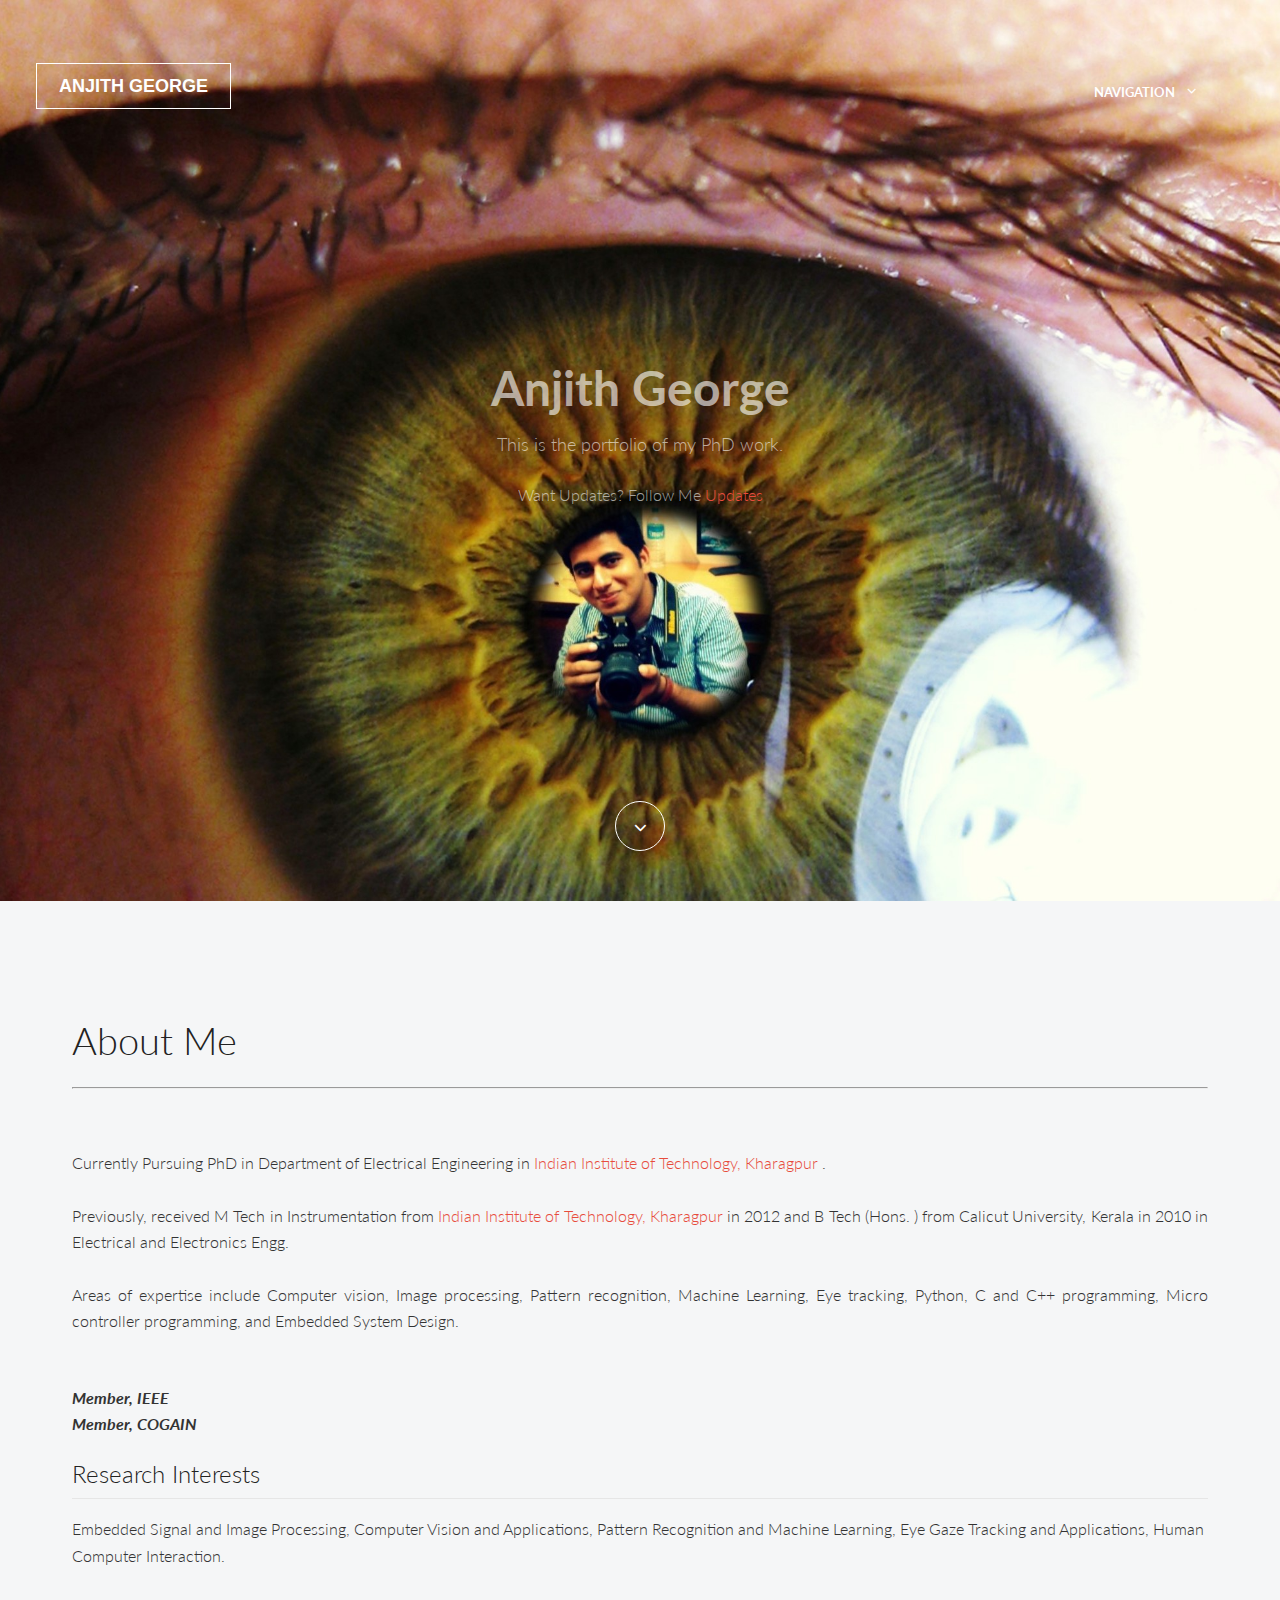
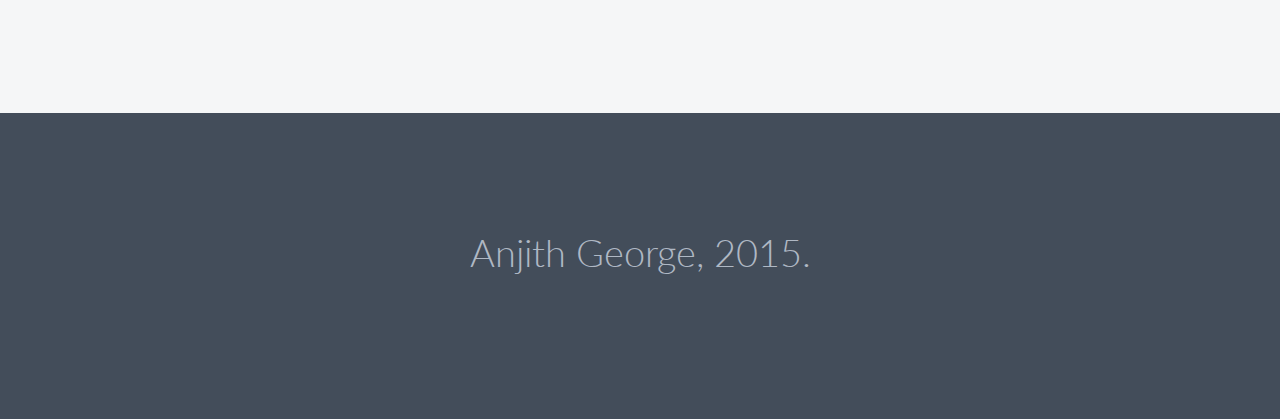
<file: index.html>
<!DOCTYPE html>
<html>
<head>
    <!--Meta setup - Required for apple device-->
    <meta charset="utf-8">
    <meta name="viewport" content="width=device-width, initial-scale=1.0, maximum-scale=1.0, user-scalable=no">

	<!--Favicon-->
	<link rel="icon" type="image/png" href="project/img/welcome/favicon.png" />

    <!--Title-->
    <title>Anjith George- Homepage</title>

	<!--Include fonts-->
	<link href='http://fonts.googleapis.com/css?family=Lato:300,400,700' rel='stylesheet' type='text/css'>

    <!--Include webplate-->
    <script id="webplate-stack" src="stack.js"></script>

</head>
<body style="display: none;" data-icon-font="icomoon" data-ui="stripe" data-project-css="welcome.css" data-project-js="min/welcome.min.js" data-formplate-colour="aqua" class="invert">

	<!-- Navigation -->
	<nav class="absolute"><div class="contain">

		<ul class="navigation">
			<li>
				<a href="#"><b>NAVIGATION</b><span class="icon-angle-down"></span></a>
				<ul>
					<li><a href="http://anjith2006.github.io/research.html">Research</a></li>
					<li><a href="http://anjith2006.github.io/resume.html">Resume</a></li>
          <li><a href="http://anjith2006.github.io/contact.html">Contact</a></li>
          <li><a href="http://anjith2006.github.io/demos.html">Demos</a></li>

				</ul>
			</li>
			<li>
				<ul>

				</ul>
			</li>

		</ul>

		<div class="logo-container"><a href="http://anjith2006.github.io/" class="logo-line"><b>ANJITH GEORGE</b></a></div>

	</div></nav>

	<!-- Header -->
	<header class="stripe full">

		<a href="#" class="navigation-trigger icon-menu"></a>

		<div class="contain">

			<div class="text-center-tight"><div class="inner">

				<h2><b>Anjith George</b></h2>
				<h6>This is the portfolio of my PhD work.</h6>

				<p>Want Updates? Follow Me <a href="http://anjith2006.github.io/" target="_blank">Updates</a></p>

			</div></div>

			<a href="#" class="scroll-down icon-angle-down"></a>

		</div>

		<div class="bg-image"></div>

	</header>

	<!-- Getting started -->
	<div class="stripe" id="getting-started"><div class="contain">

	<h3>About Me</h3>
  <hr>
  		<div class="row">
  			<div class="col-md-8">
  			<br><br>
  				<p align = "justify"> Currently Pursuing PhD in Department of Electrical Engineering in <a href = "http://www.iitkgp.ac.in">Indian Institute of Technology, Kharagpur</a> .
  				<br><br>
  				Previously, received M Tech  in  Instrumentation from  <a href = "http://www.iitkgp.ac.in">Indian Institute of Technology, Kharagpur</a>  in 2012 and B Tech (Hons. ) from Calicut University, Kerala in 2010 in Electrical and Electronics Engg.
  				<br><br>
  			 Areas of expertise include Computer vision, Image processing, Pattern recognition, Machine Learning, Eye tracking, Python, C and C++ programming, Micro controller programming, and Embedded System Design.
  	<br><br>
    <div class="puba"> <i><b>Member, IEEE</i></div>


      <div class="puba"> <i><b>Member, COGAIN</i></div>

        	</p>

  			</div>



          	<h4>Research Interests</h4>

        </div>

        <div class="panel-body">
          <div class="row">
              <div class="col-md-16">

                  <p>  Embedded Signal and Image Processing, Computer Vision and Applications, Pattern Recognition and Machine Learning,  Eye Gaze Tracking and Applications, Human Computer Interaction. </p>






              </div>
          </div>
        </div>
          </div>



















                  </div>	</div>	</div>	</div>
  	</div>	</div>





	<!-- Footer -->
	<div class="stripe dark" id="footer"><div class="contain">

		<h3>Anjith George, 2015.</h3>
    <p>
    <a href="http://github.com/anjith2006"><i class="fa fa-github fa-4x"></i></a>

    <a href="https://www.facebook.com/anjith.george"><i class="fa fa-facebook fa-4x"></i></a>

    <a href="https://scholar.google.co.in/citations?user=4CCrDp0AAAAJ"><i class="fa fa-google-plus fa-4x"></i></a>

    <a href="https://in.linkedin.com/pub/anjith-george/29/25/874"><i class="fa fa-linkedin fa-4x"></i></a></p>

	</div></div>

</body>
</html>
</file>
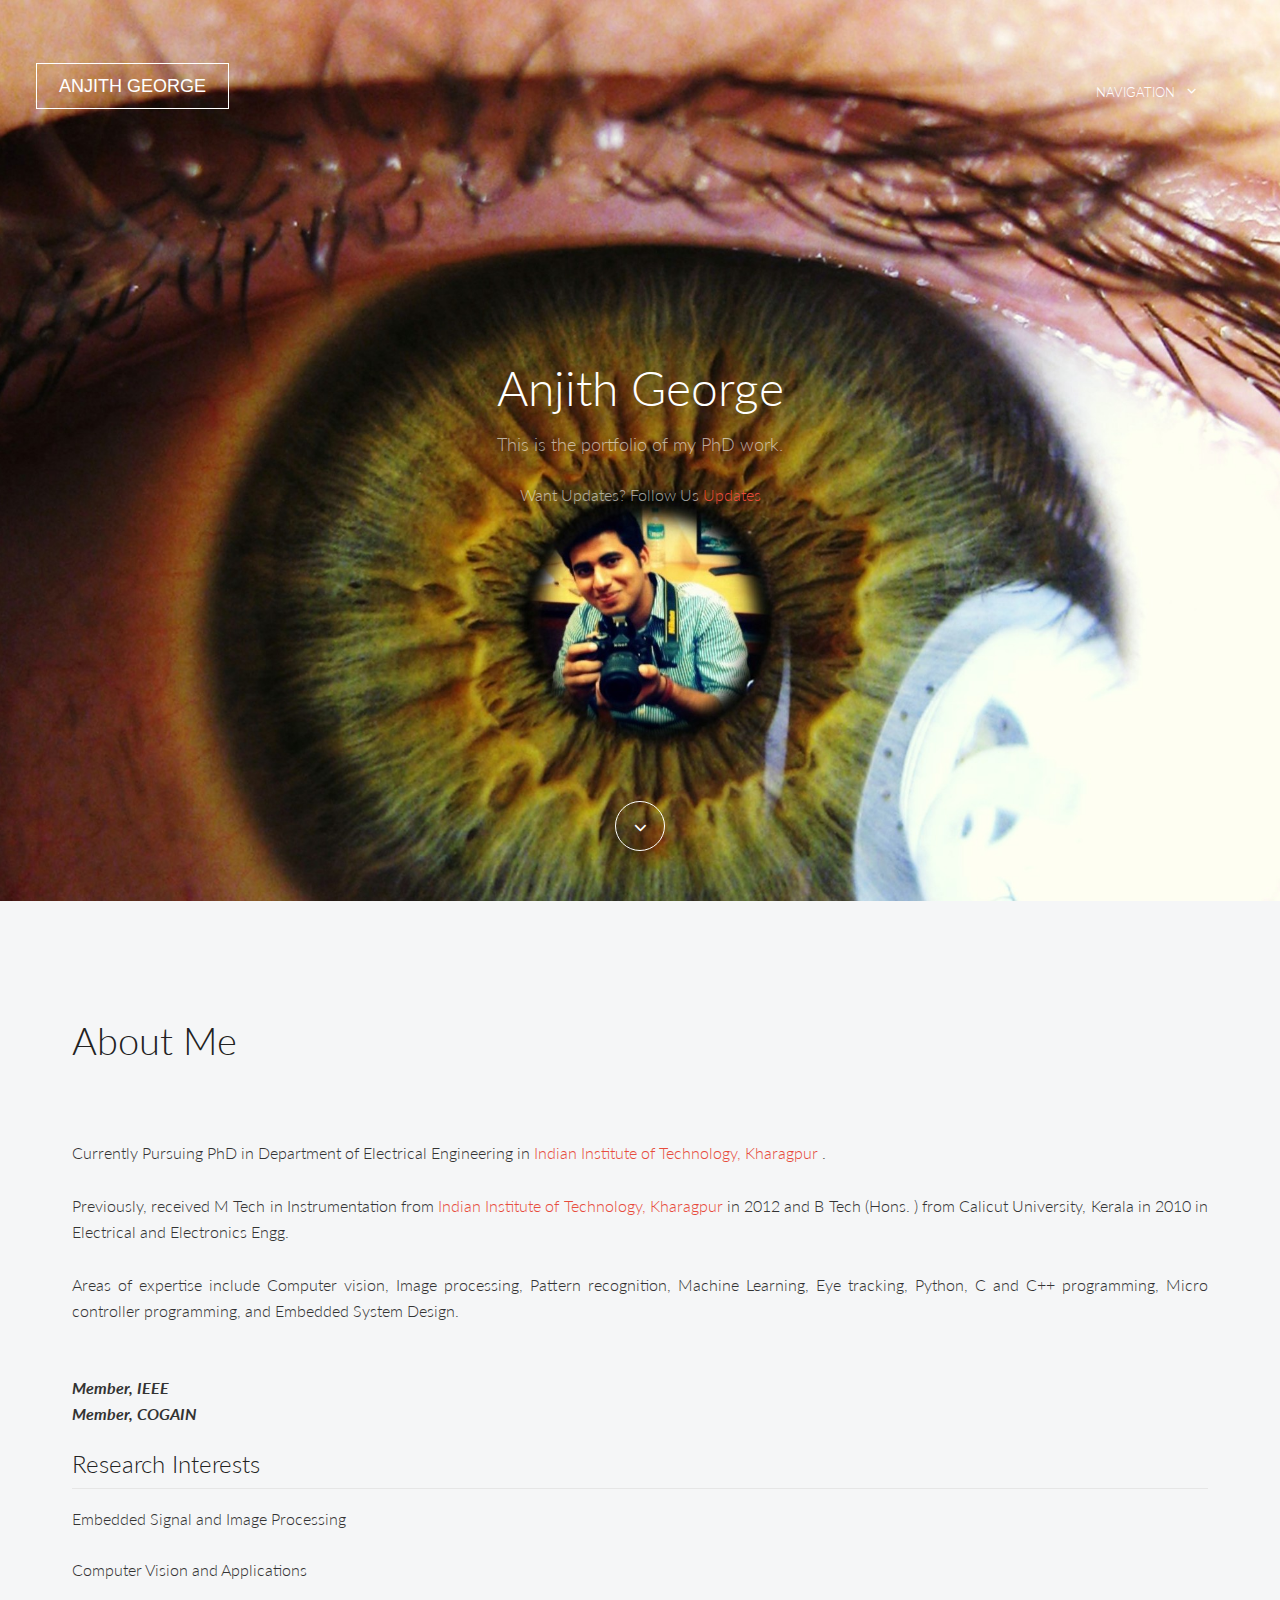
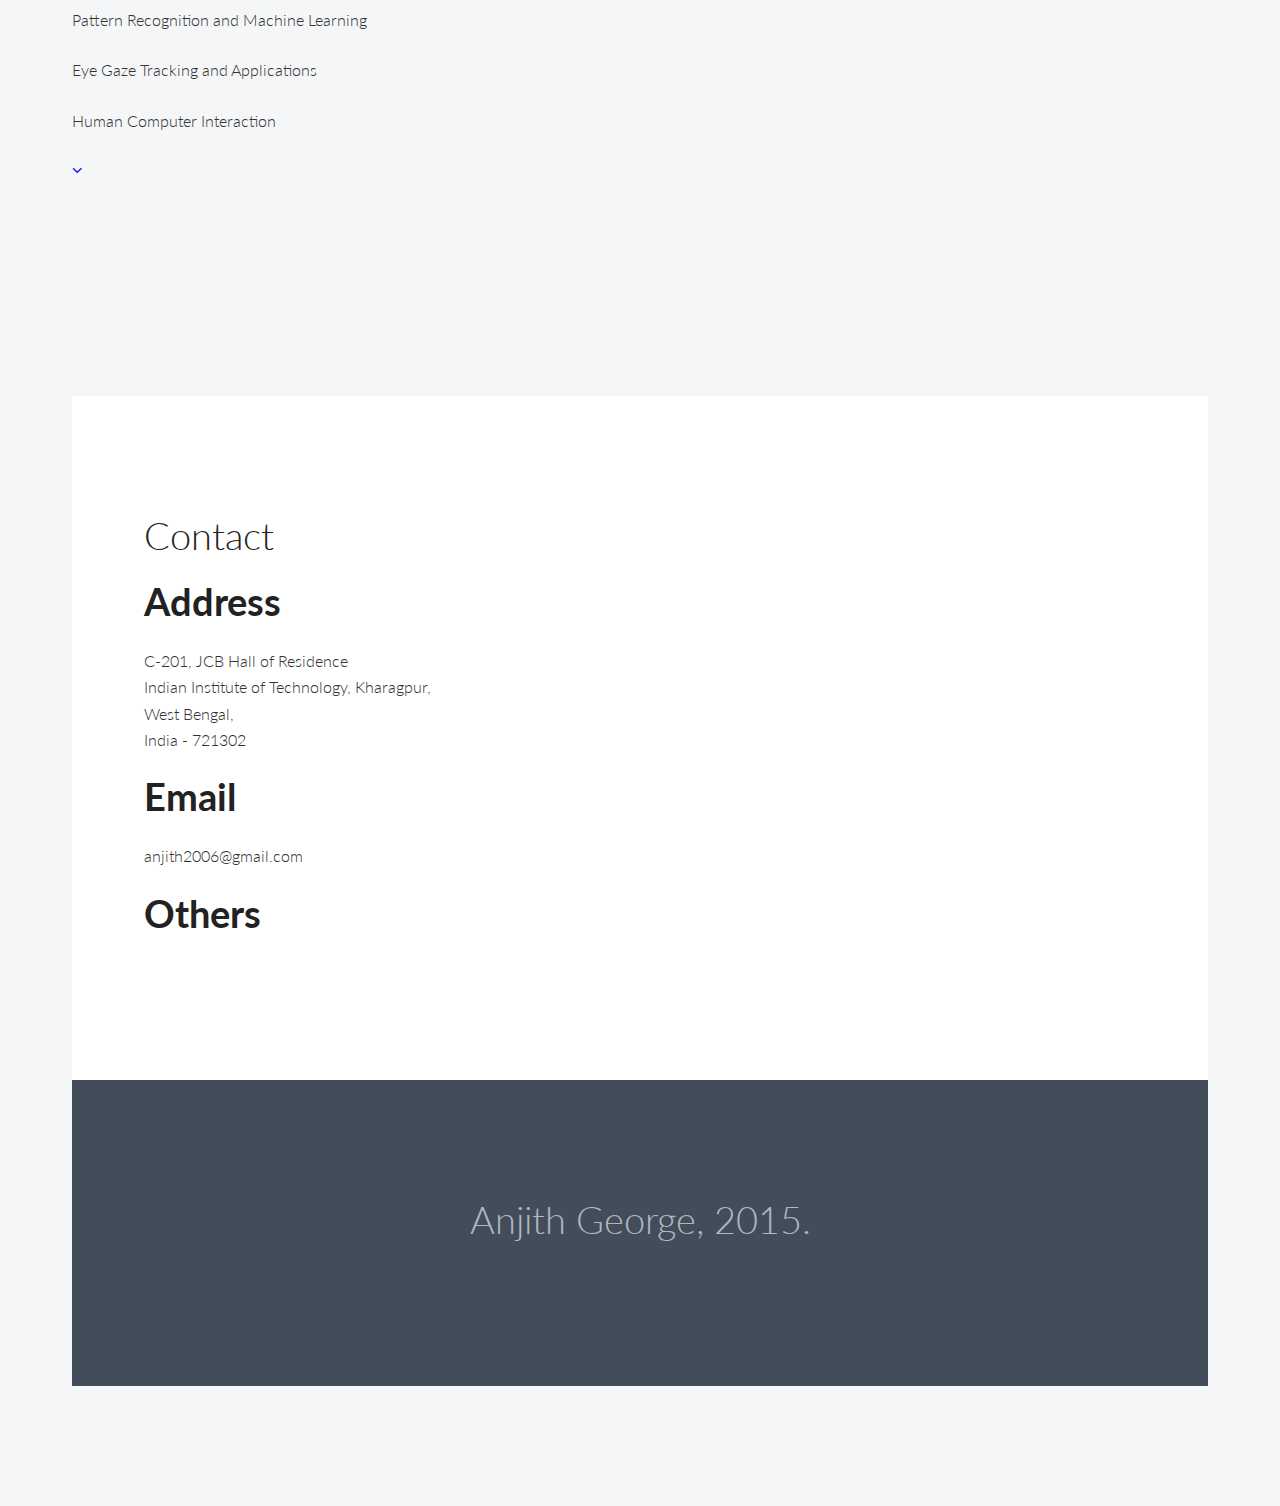
<file: index (another copy).html>
<!DOCTYPE html>
<html>
<head>
    <!--Meta setup - Required for apple device-->
    <meta charset="utf-8">
    <meta name="viewport" content="width=device-width, initial-scale=1.0, maximum-scale=1.0, user-scalable=no">

	<!--Favicon-->
	<link rel="icon" type="image/png" href="project/img/welcome/favicon.png" />

    <!--Title-->
    <title>Anjith George- Homepage</title>

	<!--Include fonts-->
	<link href='http://fonts.googleapis.com/css?family=Lato:300,400,700' rel='stylesheet' type='text/css'>

    <!--Include webplate-->
    <script id="webplate-stack" src="stack.js"></script>

</head>
<body style="display: none;" data-icon-font="icomoon" data-ui="stripe" data-project-css="welcome.css" data-project-js="min/welcome.min.js" data-formplate-colour="aqua" class="invert">

	<!-- Navigation -->
	<nav class="absolute"><div class="contain">

		<ul class="navigation">
			<li>
				<a href="#">NAVIGATION<span class="icon-angle-down"></span></a>
				<ul>
					<li><a href="http://anjith2006.github.io/research.html">Research</a></li>
					<li><a href="http://anjith2006.github.io/resume.html">Resume</a></li>
          <li><a href="http://anjith2006.github.io/contact.html">Contact</a></li>
          <li><a href="http://anjith2006.github.io/demos.html">Demos</a></li>

				</ul>
			</li>
			<li>
				<ul>

				</ul>
			</li>

		</ul>

		<div class="logo-container"><a href="http://anjith2006.github.io/" class="logo-line">ANJITH GEORGE</a></div>

	</div></nav>

	<!-- Header -->
	<header class="stripe full">

		<a href="#" class="navigation-trigger icon-menu"></a>

		<div class="contain">

			<div class="text-center-tight"><div class="inner">

				<h2>Anjith George</h2>
				<h6>This is the portfolio of my PhD work.</h6>

				<p>Want Updates? Follow Us <a href="http://anjith2006.github.io/" target="_blank">Updates</a></p>

			</div></div>

			<a href="#" class="scroll-down icon-angle-down"></a>

		</div>

		<div class="bg-image"></div>

	</header>

	<!-- Getting started -->
	<div class="stripe" id="getting-started"><div class="contain">

	<h3>About Me</h3>
  		<div class="row">
  			<div class="col-md-8">
  			<br><br>
  				<p align = "justify"> Currently Pursuing PhD in Department of Electrical Engineering in <a href = "http://www.iitkgp.ac.in">Indian Institute of Technology, Kharagpur</a> .
  				<br><br>
  				Previously, received M Tech  in  Instrumentation from  <a href = "http://www.iitkgp.ac.in">Indian Institute of Technology, Kharagpur</a>  in 2012 and B Tech (Hons. ) from Calicut University, Kerala in 2010 in Electrical and Electronics Engg.
  				<br><br>
  			 Areas of expertise include Computer vision, Image processing, Pattern recognition, Machine Learning, Eye tracking, Python, C and C++ programming, Micro controller programming, and Embedded System Design.
  	<br><br>
    <div class="puba"> <i><b>Member, IEEE</i></div>


      <div class="puba"> <i><b>Member, COGAIN</i></div>

        	</p>

  			</div>


                </div>
            <div class="panel panel-default">
        <div class="panel-heading">
          	<h4>Research Interests</h4>

        </div>

        <div class="panel-body">
          <div class="row">
              <div class="col-md-12">

                  <p>  Embedded Signal and Image Processing</p>
                  <p>    Computer Vision and Applications</p>

                  <p>  Pattern Recognition and Machine Learning</p>
                  <p>   Eye Gaze Tracking and Applications</p>
                  <p>   Human Computer Interaction</p>


                  <a href="#" class="scroll-down icon-angle-down"></a>



              </div>
          </div>
        </div>
          </div>



          <br><br>
          <br><br>
          <br><br>
          <br><br>






  <div class="stripe"><div class="contain">

		<h3>Contact</h3>

  		<div class="row">
  			<div class="col-md-4">
  				<div class="panel panel-default">
  					<div class="panel-heading">
  						<h3 class="panel-title"><b>Address</b></h3>
  					</div>
  					<div class="panel-body">
  						<div class="row">
  							<div class="col-md-12">
  								<p> C-201, JCB Hall of Residence <br>
  								Indian Institute of Technology, Kharagpur, <br>
  								West Bengal, <br>
  								India - 721302 </p>

  							</div>
  						</div>
  					</div>
  				</div>
  			</div>

  			<div class="col-md-8">
  				<div class="row">
  					<div class="col-md-6">
  						<div class="panel panel-default">
  							<div class="panel-heading">
  								<h3 class="panel-title"><b>Email</b></h3>
  							</div>
  							<div class="panel-body">
  								<div class="row">
  									<div class="col-md-12">
  										<p> anjith2006@gmail.com</p>
  									</div>
  								</div>
  							</div>
  						</div>
  					</div>




  								<h3 class="panel-title"><b>Others</b></h3>

  							<div class="panel-body">
  								<div class="col-md-3">
  									<a href="http://github.com/anjith2006"><i class="fa fa-github fa-2x"></i></a>
  								</div>
  								<div class="col-md-3">
  									<a href="https://www.facebook.com/anjith.george"><i class="fa fa-facebook fa-2x"></i></a>
  								</div>
  								<div class="col-md-3">
  									<a href="https://scholar.google.co.in/citations?user=4CCrDp0AAAAJ"><i class="fa fa-google-plus fa-2x"></i></a>
  								</div>
  								<div class="col-md-3">
  									<a href="https://in.linkedin.com/pub/anjith-george/29/25/874"><i class="fa fa-linkedin fa-2x"></i></a>
  								</div>



                </div>	</div>	</div>	</div>
	</div>	</div>


	<!-- Footer -->
	<div class="stripe dark" id="footer"><div class="contain">

		<h3>Anjith George, 2015.</h3>

	</div></div>

</body>
</html>
</file>
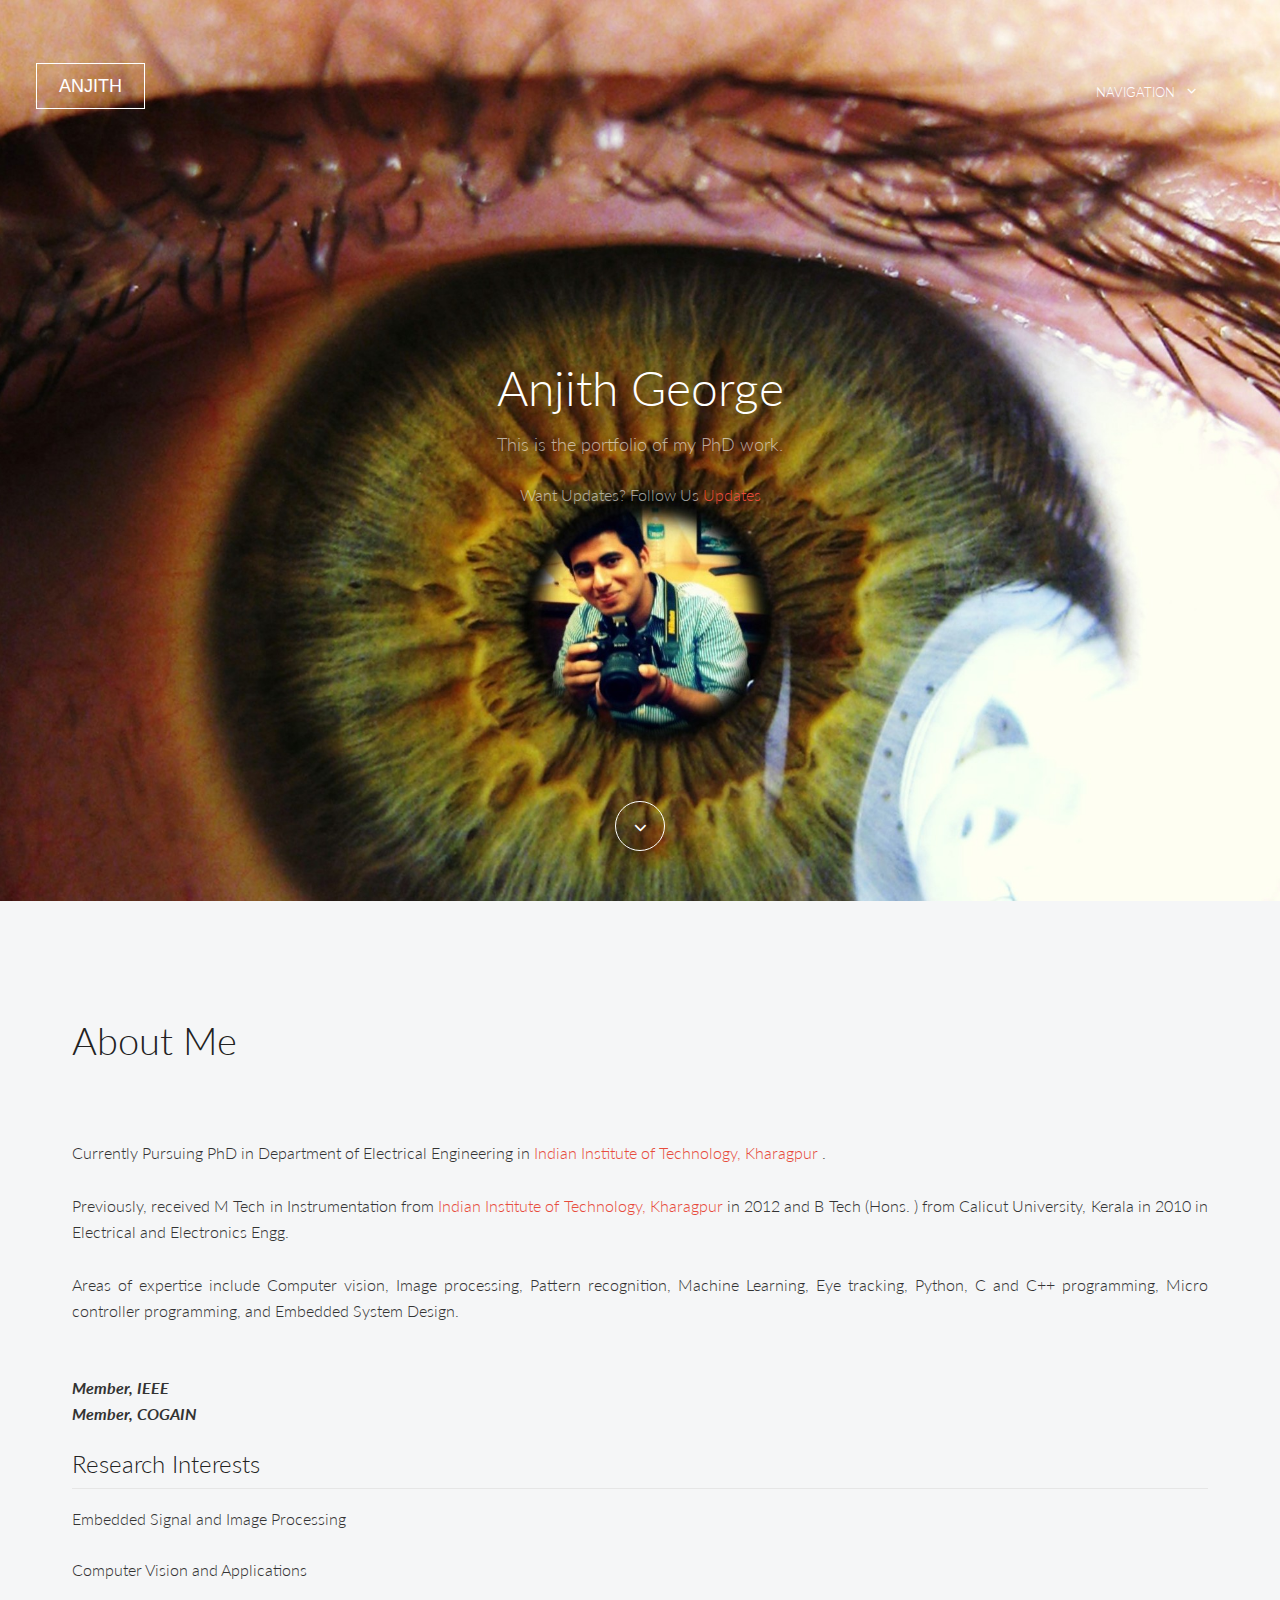
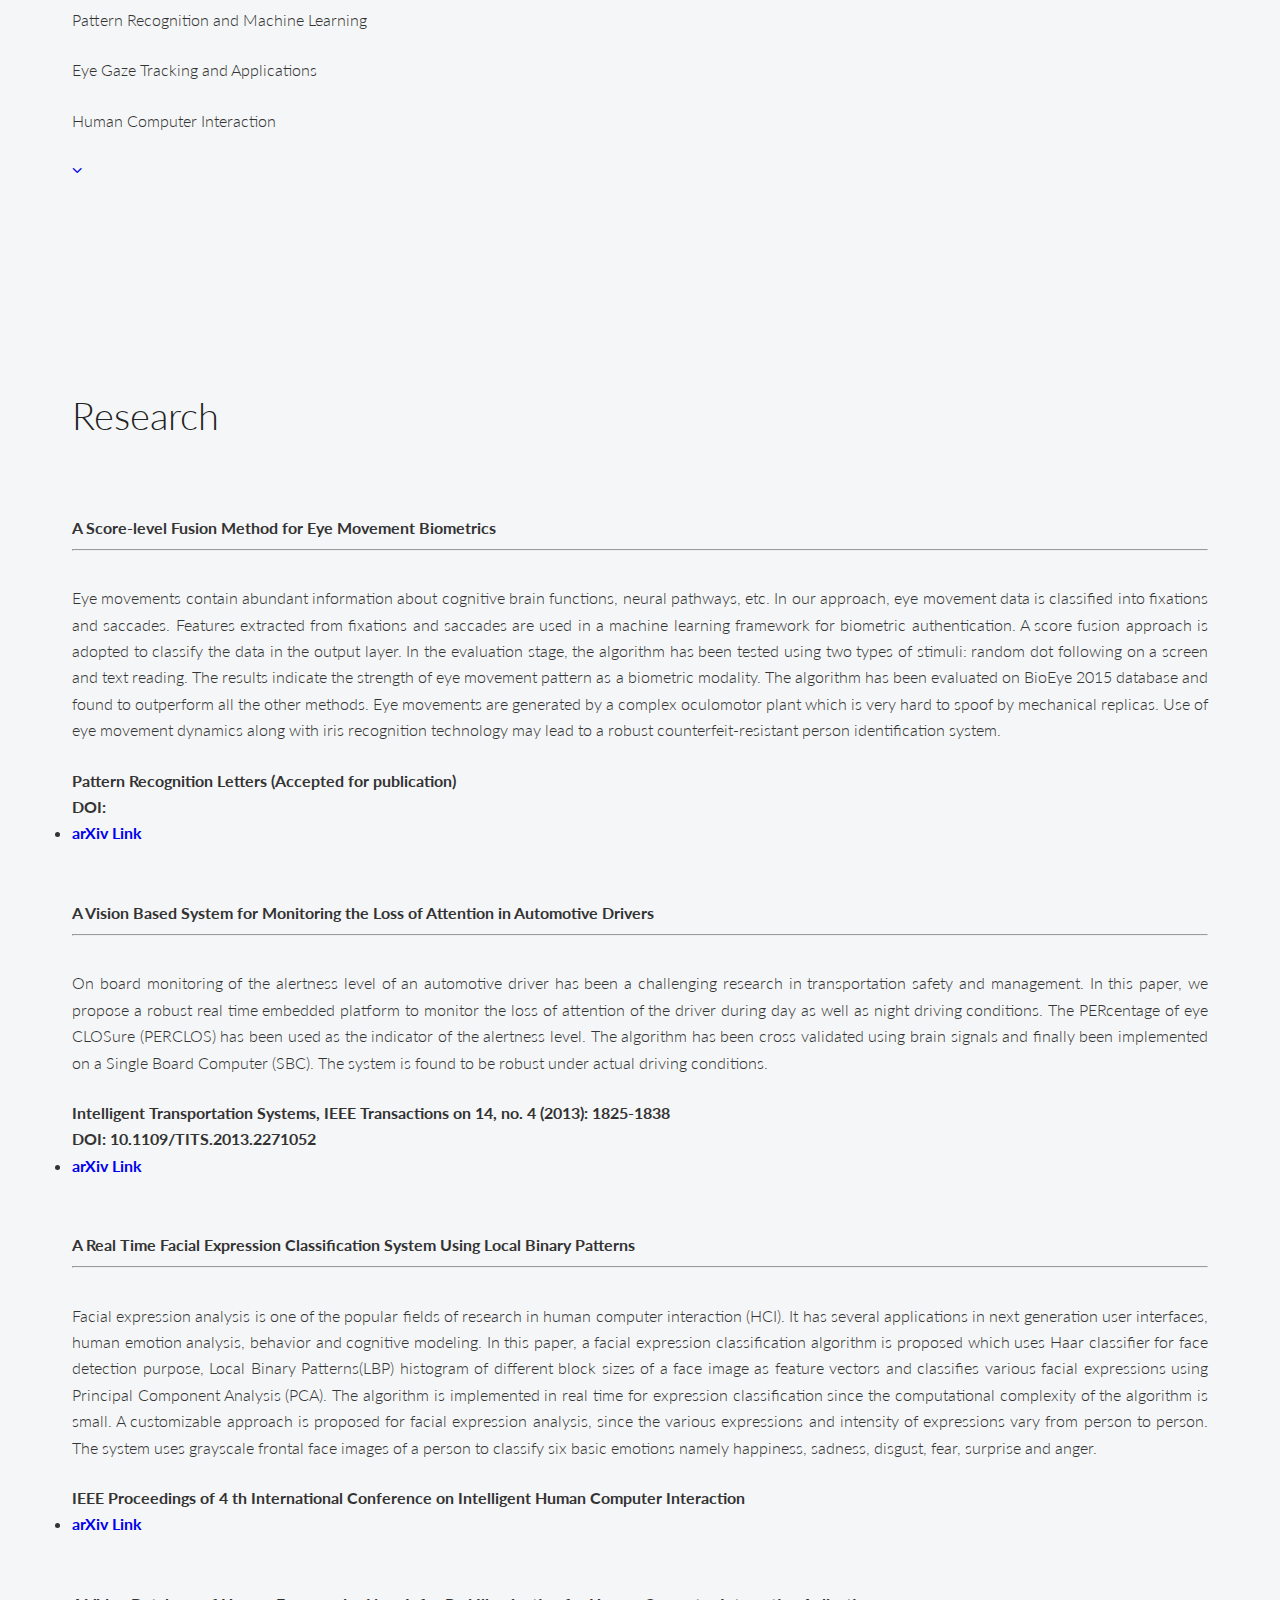
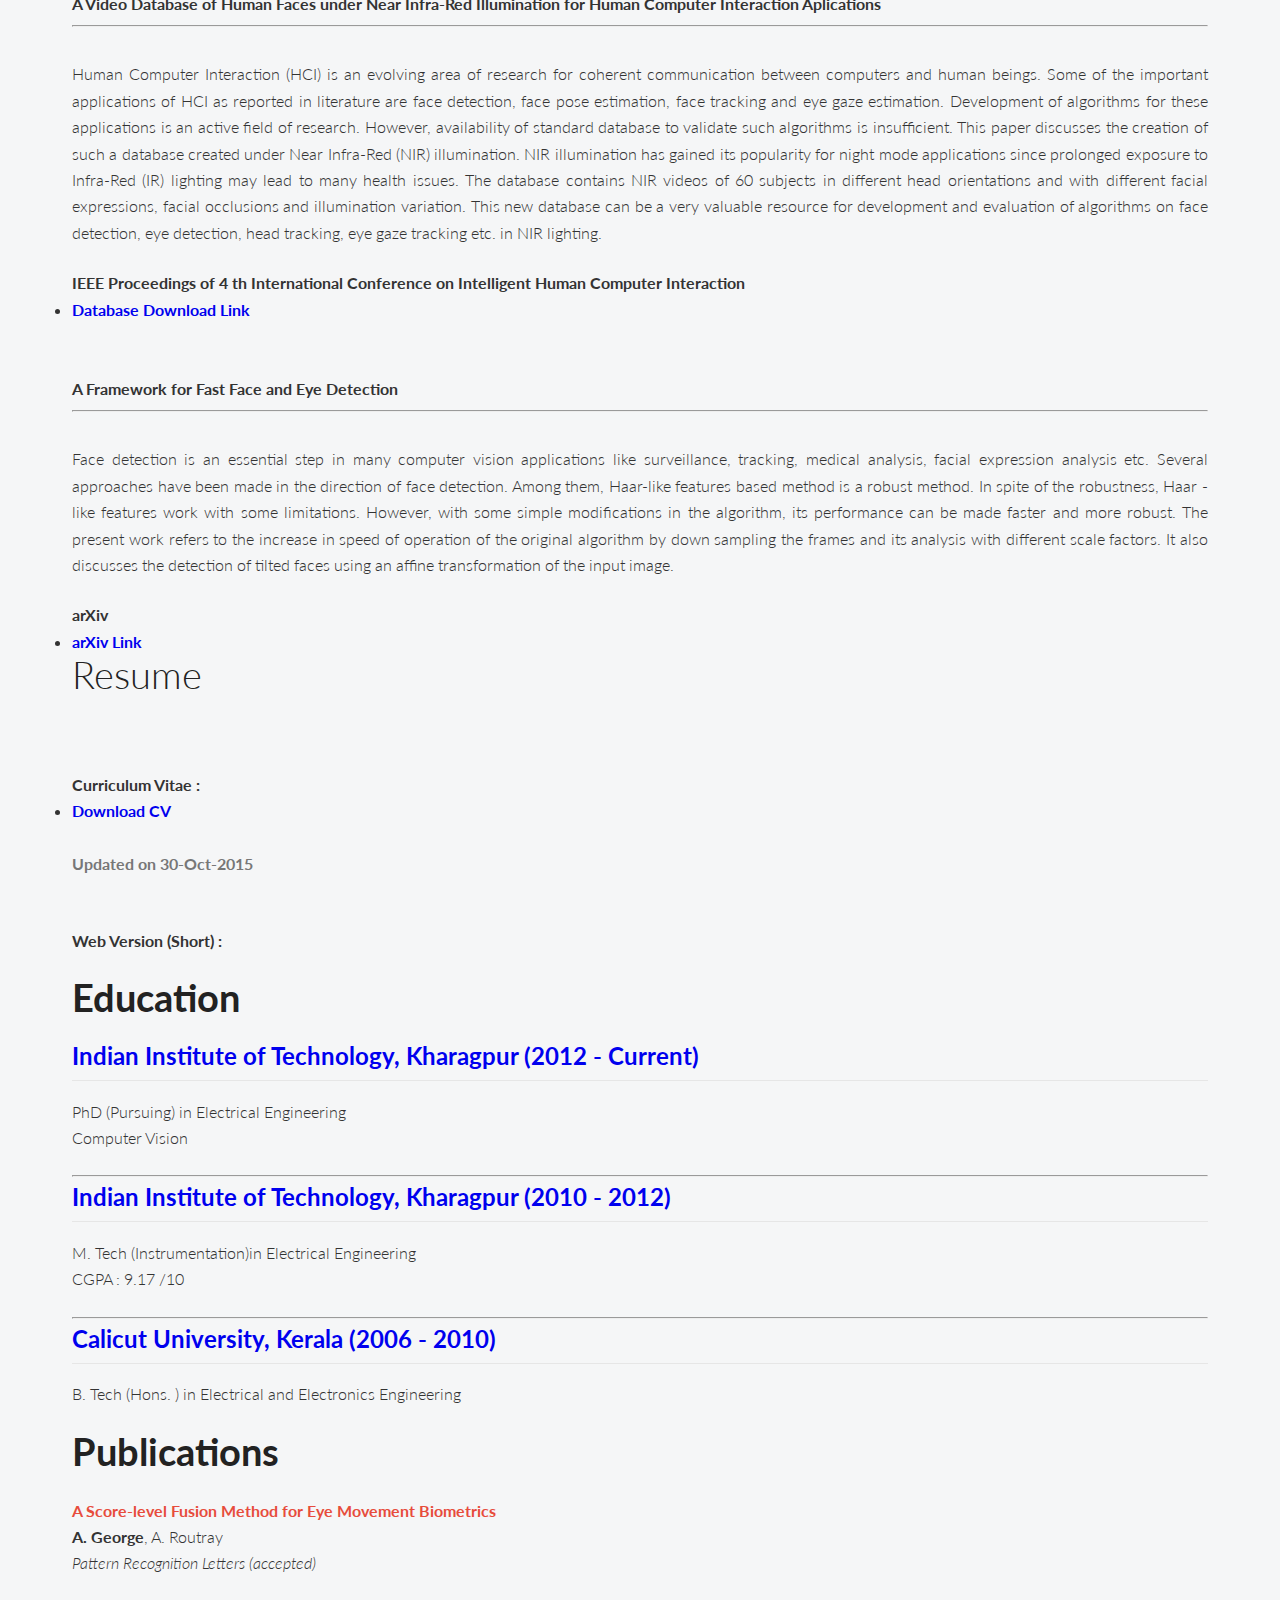
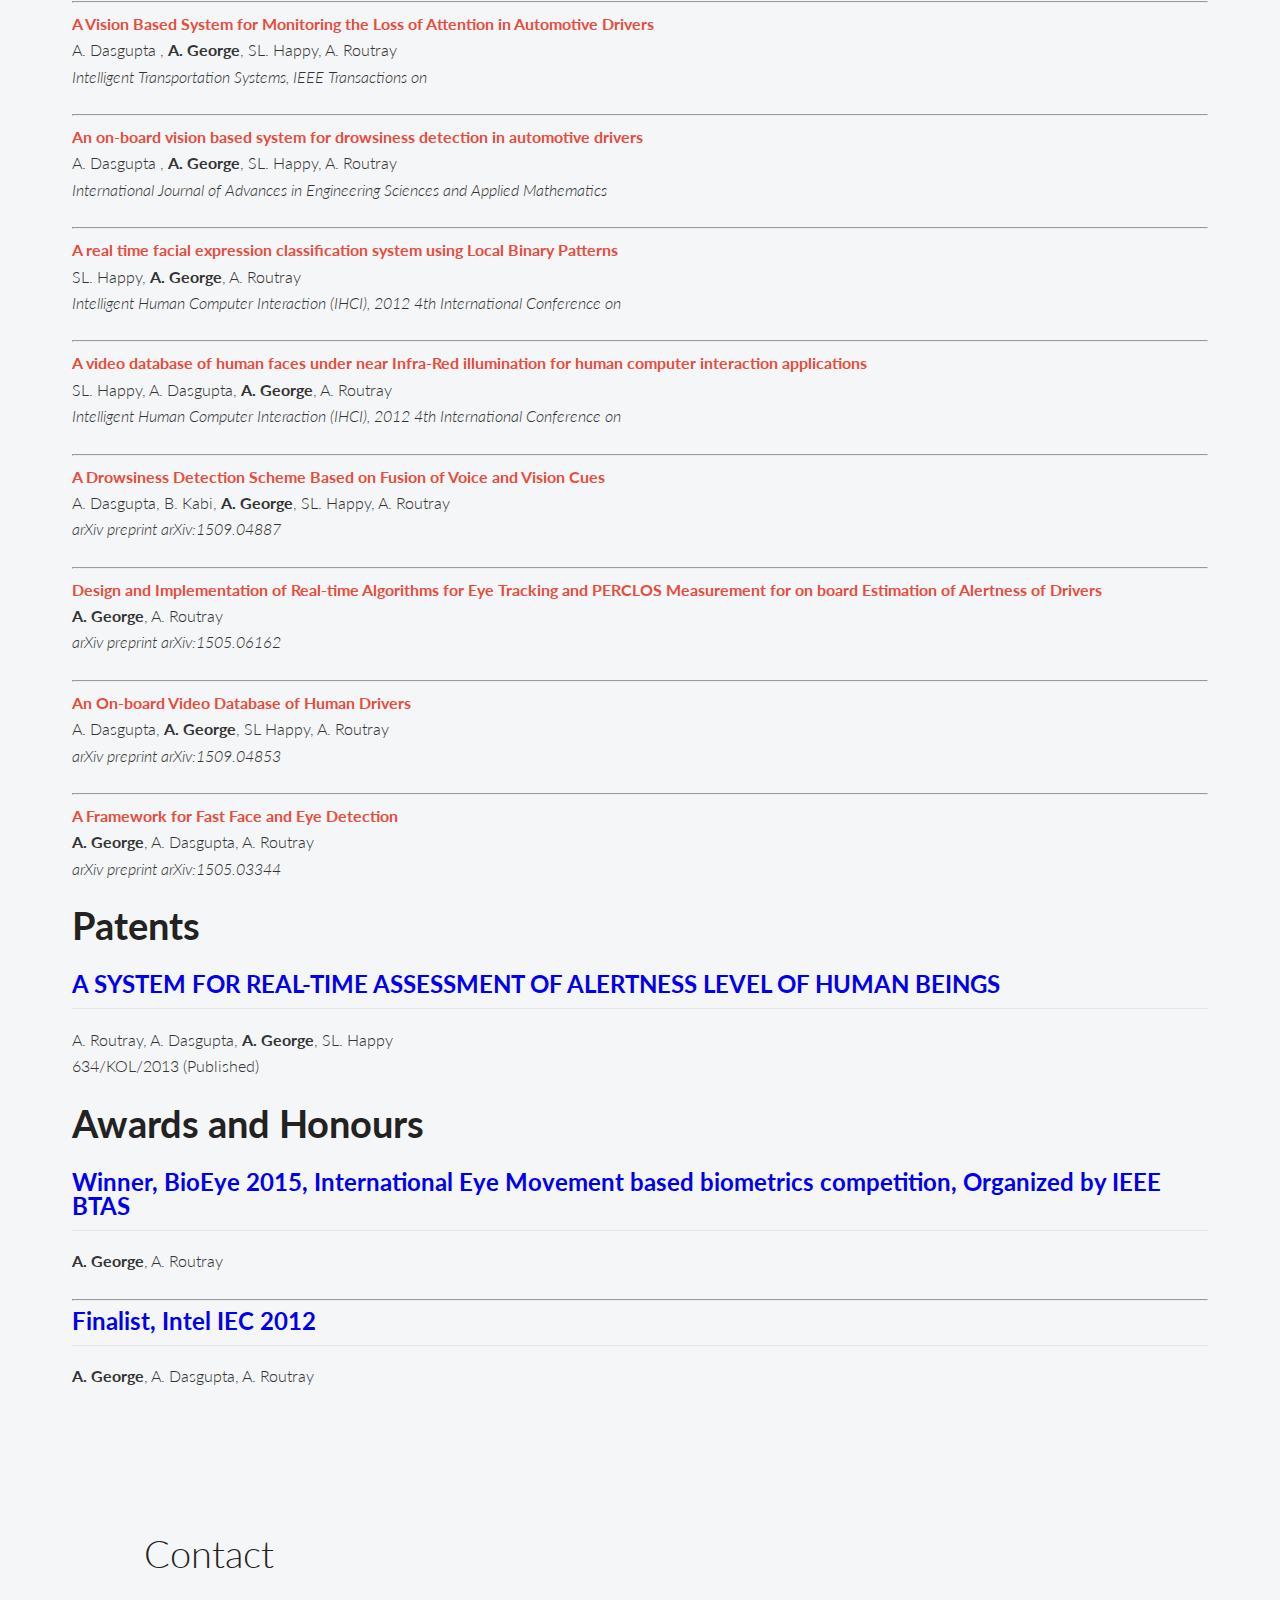
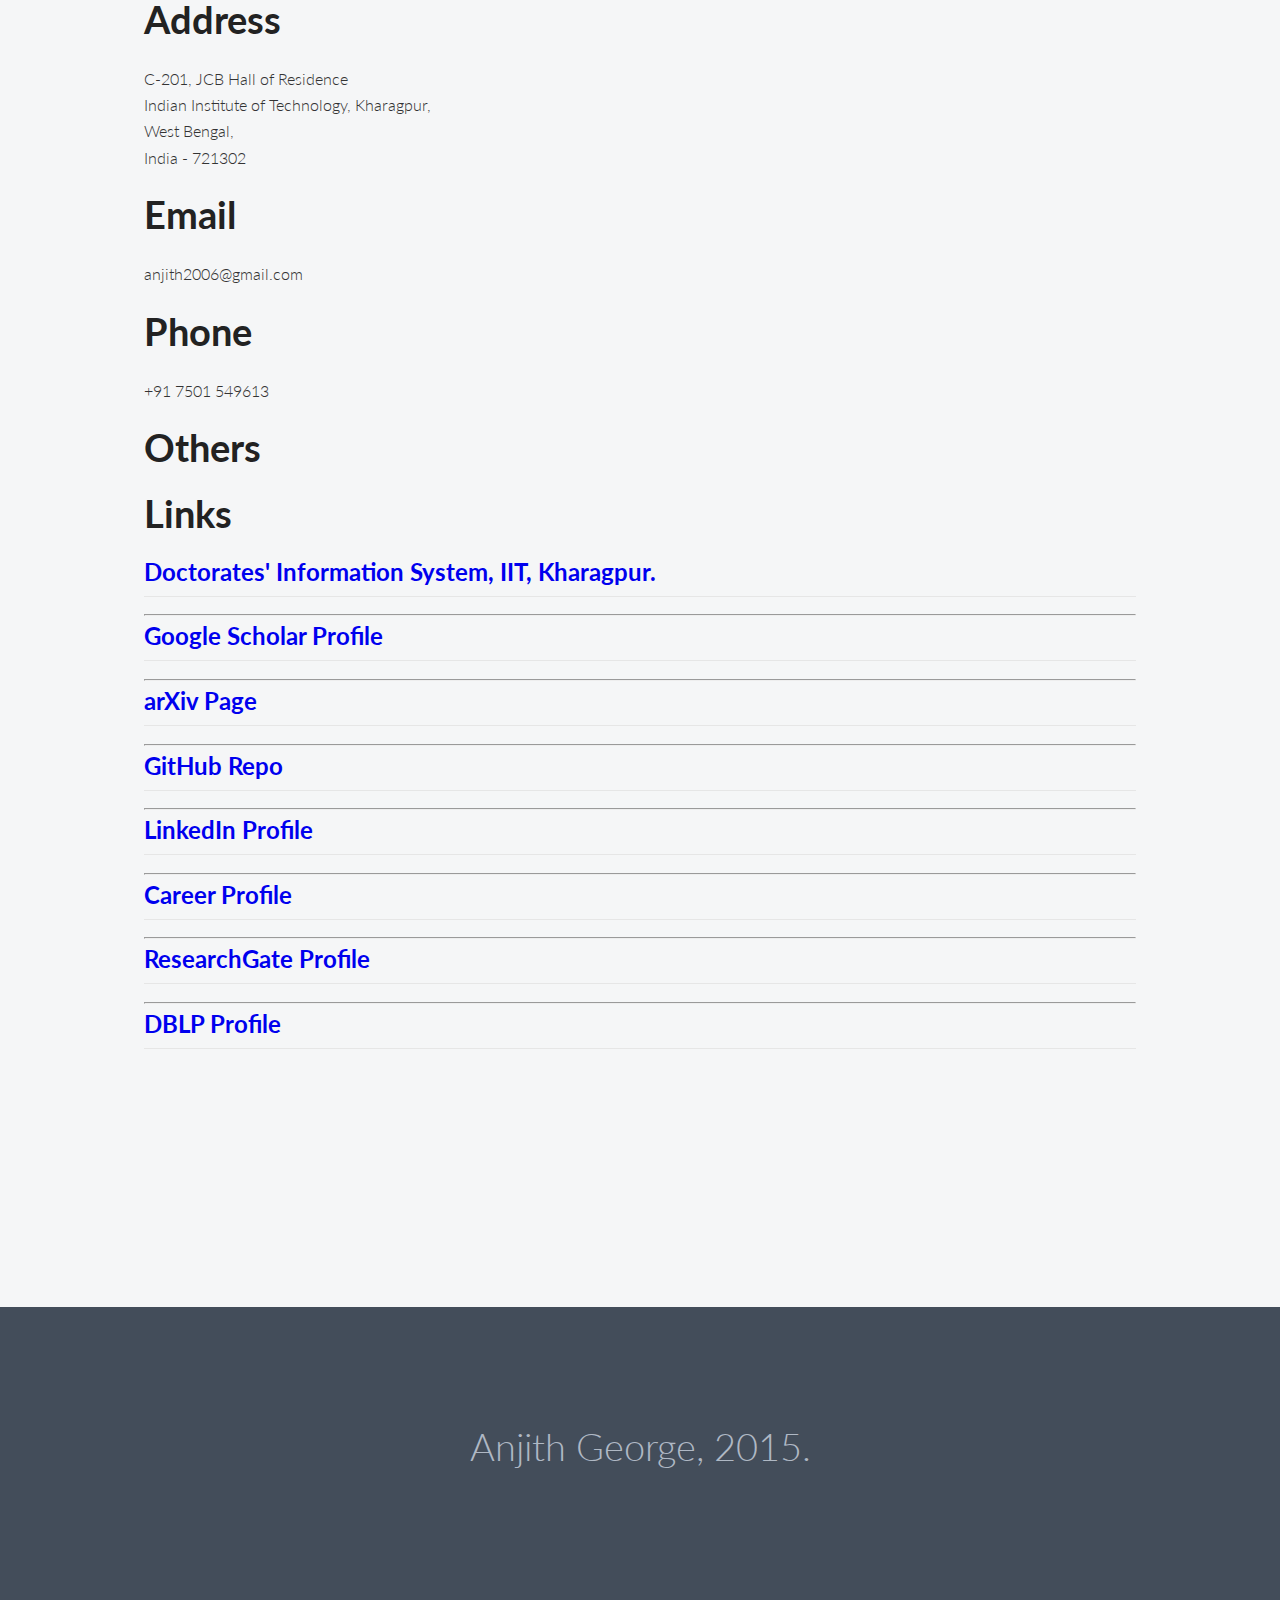
<file: index (copy).html>
<!DOCTYPE html>
<html>
<head>
    <!--Meta setup - Required for apple device-->
    <meta charset="utf-8">
    <meta name="viewport" content="width=device-width, initial-scale=1.0, maximum-scale=1.0, user-scalable=no">

	<!--Favicon-->
	<link rel="icon" type="image/png" href="project/img/welcome/favicon.png" />

    <!--Title-->
    <title>Anjith George- Homepage</title>

	<!--Include fonts-->
	<link href='http://fonts.googleapis.com/css?family=Lato:300,400,700' rel='stylesheet' type='text/css'>

    <!--Include webplate-->
    <script id="webplate-stack" src="stack.js"></script>

</head>
<body style="display: none;" data-icon-font="icomoon" data-ui="stripe" data-project-css="welcome.css" data-project-js="min/welcome.min.js" data-formplate-colour="aqua" class="invert">

	<!-- Navigation -->
	<nav class="absolute"><div class="contain">

		<ul class="navigation">
			<li>
				<a href="#">NAVIGATION<span class="icon-angle-down"></span></a>
				<ul>
					<li><a href="#Research">Research</a></li>
					<li><a href="#Resume">Resume</a></li>

				</ul>
			</li>
			<li>
				<ul>

				</ul>
			</li>

		</ul>

		<div class="logo-container"><a href="#" class="logo-line">ANJITH</a></div>

	</div></nav>

	<!-- Header -->
	<header class="stripe full">

		<a href="#" class="navigation-trigger icon-menu"></a>

		<div class="contain">

			<div class="text-center-tight"><div class="inner">

				<h2>Anjith George</h2>
				<h6>This is the portfolio of my PhD work.</h6>

				<p>Want Updates? Follow Us <a href="http://anjith2006.github.io/" target="_blank">Updates</a></p>

			</div></div>

			<a href="#" class="scroll-down icon-angle-down"></a>

		</div>

		<div class="bg-image"></div>

	</header>

	<!-- Getting started -->
	<div class="stripe" id="getting-started"><div class="contain">

	<h3>About Me</h3>
  		<div class="row">
  			<div class="col-md-8">
  			<br><br>
  				<p align = "justify"> Currently Pursuing PhD in Department of Electrical Engineering in <a href = "http://www.iitkgp.ac.in">Indian Institute of Technology, Kharagpur</a> .
  				<br><br>
  				Previously, received M Tech  in  Instrumentation from  <a href = "http://www.iitkgp.ac.in">Indian Institute of Technology, Kharagpur</a>  in 2012 and B Tech (Hons. ) from Calicut University, Kerala in 2010 in Electrical and Electronics Engg.
  				<br><br>
  			 Areas of expertise include Computer vision, Image processing, Pattern recognition, Machine Learning, Eye tracking, Python, C and C++ programming, Micro controller programming, and Embedded System Design.
  	<br><br>
    <div class="puba"> <i><b>Member, IEEE</i></div>


      <div class="puba"> <i><b>Member, COGAIN</i></div>

        	</p>

  			</div>


                </div>
            <div class="panel panel-default">
        <div class="panel-heading">
          	<h4>Research Interests</h4>

        </div>

        <div class="panel-body">
          <div class="row">
              <div class="col-md-12">

                  <p>  Embedded Signal and Image Processing</p>
                  <p>    Computer Vision and Applications</p>

                  <p>  Pattern Recognition and Machine Learning</p>
                  <p>   Eye Gaze Tracking and Applications</p>
                  <p>   Human Computer Interaction</p>


                  <a href="#" class="scroll-down icon-angle-down"></a>



              </div>
          </div>
        </div>
          </div>



          <br><br>
          <br><br>
          <br><br>
          <br><br>



		<h3>Research</h3>
    <br><br>
      <!-- Project One -->
       <div class="pubwrap">
    <div class="row">

      <div class="col-md-6">
      <div class="pub">
      <div class="pubt"> A Score-level Fusion Method for Eye Movement Biometrics</div>
      <hr><br>
      <div class="pubd">
        <p align = "justify"> Eye movements contain abundant information about cognitive brain functions, neural pathways,
etc. In our approach, eye movement data is classified into fixations and saccades. Features extracted from fixations and saccades are used in a machine learning
framework for biometric authentication. A score fusion approach is adopted to classify the data
in the output layer. In the evaluation stage, the algorithm has been tested using two types of stimuli:
random dot following on a screen and text reading. The results indicate the strength of eye movement
pattern as a biometric modality. The algorithm has been evaluated on BioEye 2015 database and found
to outperform all the other methods. Eye movements are generated by a complex oculomotor plant
which is very hard to spoof by mechanical replicas. Use of eye movement dynamics along with iris
recognition technology may lead to a robust counterfeit-resistant person identification system. </p> </div>
      <div class="puba"> Pattern Recognition Letters (Accepted for publication)</div>
      <div class="pubv">DOI:</div>
      <div class="publ">
      <ul>
      <li><a href = "http://arxiv.org/find/all/1/all:+AND+anjith+george/0/1/0/all/0/1">arXiv Link</a></li>
      </ul>
      </div>
        </div>
      </div>
    </div>
  </div>

  <br><br>



    <!-- Project One -->

  				<div class="col-md-6">
  				<div class="pub">
  				<div class="pubt"> A Vision Based System for Monitoring the Loss of Attention in Automotive Drivers</div>
          <hr><br>
  				<div class="pubd"> <p align = "justify">On board monitoring of the alertness level of an automotive driver has been a challenging research in transportation safety and management. In this paper, we propose a robust real time embedded platform to monitor the loss of attention of the driver during day as well as night driving conditions. The PERcentage of eye CLOSure (PERCLOS) has been used as the indicator of the alertness level.  The algorithm has been cross validated using brain signals and finally been implemented on a Single Board Computer (SBC). The system is found to be robust under actual driving conditions.  </div>
  			</p>	<div class="puba"> 	Intelligent Transportation Systems, IEEE Transactions on 14, no. 4 (2013): 1825-1838</div>
  				<div class="pubv">DOI: 10.1109/TITS.2013.2271052</div>
  				<div class="publ">
  				<ul>
  				<li><a href = "http://arxiv.org/find/all/1/all:+AND+anjith+george/0/1/0/all/0/1">arXiv Link</a></li>
  				</ul>
  				</div>
  					</div>
  				</div>




      <br><br>
          <!-- Project One -->

  				<div class="col-md-6">
  				<div class="pub">
  				<div class="pubt"> A Real Time Facial Expression Classification System Using Local Binary Patterns</div>
          <hr><br>
  				<div class="pubd"> <p align = "justify">Facial expression analysis is one of the popular fields
  of research in human computer interaction (HCI). It has several
  applications in next generation user interfaces, human emotion
  analysis, behavior and cognitive modeling. In this paper, a facial
  expression classification algorithm is proposed which uses Haar
  classifier for face detection purpose, Local Binary Patterns(LBP)
  histogram of different block sizes of a face image as feature
  vectors and classifies various facial expressions using Principal
  Component Analysis (PCA). The algorithm is implemented in
  real time for expression classification since the computational
  complexity of the algorithm is small. A customizable approach is
  proposed for facial expression analysis, since the various
  expressions and intensity of expressions vary from person to
  person. The system uses grayscale frontal face images of a person
  to classify six basic emotions namely happiness, sadness, disgust,
  fear, surprise and anger. </p> </div>
  				<div class="puba">IEEE Proceedings of 4 th International Conference on Intelligent Human Computer Interaction</div>
  				<div class="publ">
  				<ul>
  				<li><a href = "http://arxiv.org/find/all/1/all:+AND+anjith+george/0/1/0/all/0/1">arXiv Link</a></li>
  				</ul>
  				</div>
  					</div>
  				</div>






          <br><br>
              <!-- Project One -->


              <div class="col-md-6">
      				<div class="pub">
      				<div class="pubt"> A Video Database of Human Faces under Near Infra-Red
  Illumination for Human Computer Interaction Aplications</div>
              <hr><br>
      				<div class="pubd"> <p align = "justify">Human Computer Interaction (HCI) is an evolving area
  of research for coherent communication between computers and
  human beings. Some of the important applications of HCI as
  reported in literature are face detection, face pose estimation, face
  tracking and eye gaze estimation. Development of algorithms for
  these applications is an active field of research. However,
  availability of standard database to validate such algorithms is
  insufficient. This paper discusses the creation of such a database
  created under Near Infra-Red (NIR) illumination. NIR
  illumination has gained its popularity for night mode applications
  since prolonged exposure to Infra-Red (IR) lighting may lead to
  many health issues. The database contains NIR videos of 60
  subjects in different head orientations and with different facial
  expressions, facial occlusions and illumination variation. This new
  database can be a very valuable resource for development and
  evaluation of algorithms on face detection, eye detection, head
  tracking, eye gaze tracking etc. in NIR lighting. </p> </div>
      				<div class="puba">IEEE Proceedings of 4 th International Conference on Intelligent Human Computer Interaction</div>
      				<div class="publ">
      				<ul>
      				<li><a href = "https://sites.google.com/site/nirdatabase/download">Database Download Link</a></li>
      				</ul>
      				</div>
      					</div>
      				</div>




                  <br><br>
                      <!-- Project One -->

              				<div class="col-md-6">
              				<div class="pub">
              				<div class="pubt"> A Framework for Fast Face and Eye Detection</div>
                      <hr><br>
              				<div class="pubd"> <p align = "justify">Face detection is an essential step in many computer
  vision applications like surveillance, tracking, medical analysis,
  facial expression analysis etc. Several approaches have been made
  in the direction of face detection. Among them, Haar-like features
  based method is a robust method. In spite of the robustness,
  Haar - like features work with some limitations. However, with
  some simple modifications in the algorithm, its performance can
  be made faster and more robust. The present work refers to
  the increase in speed of operation of the original algorithm by
  down sampling the frames and its analysis with different scale
  factors. It also discusses the detection of tilted faces using an
  affine transformation of the input image. </p> </div>
              				<div class="puba">arXiv</div>
              				<div class="publ">
              				<ul>
              					<li><a href = "http://arxiv.org/find/all/1/all:+AND+anjith+george/0/1/0/all/0/1">arXiv Link</a></li>
              				</ul>
              				</div>
              					</div>
              				</div>


<h3> Resume</h3>

                    <br>


  		<div class="columns download">
              <p>
                  <div class="publ">
  				<ul>
  				<b>Curriculum Vitae :</b>
  				<li><a href="Files/resume.pdf">Download CV</a></li>
  				<span style="color: #777"><br>Updated on 30-Oct-2015</span>
  				</ul>
   				</div>
   			</p>
   		</div>


   		<br>
   		<p> <b> Web Version (Short) : </p>


  		<div class="panel panel-default">
  			<div class="panel-heading">
  				<h3 class="panel-title"><b>Education</b></h3>
  			</div>

        <div class="panel-body">
          <div class="row">
              <div class="col-md-12">
                  <h4><b><a href="http://www.iitkgp.ac.in/"> Indian Institute of Technology, Kharagpur (2012 - Current) </a></b></h4>
                  <p> PhD (Pursuing) in Electrical Engineering
                  <br> Computer Vision  </p>

  <hr>

  		        		<h4><b><a href="http://www.iitkgp.ac.in/"> Indian Institute of Technology, Kharagpur (2010 - 2012) </a></b></h4>
  		        		<p> M. Tech (Instrumentation)in Electrical Engineering
  		        		<br> CGPA : 9.17 /10  </p>

        <hr>

                <h4><b><a href="http://www.iitkgp.ac.in/"> Calicut University, Kerala (2006 - 2010) </a></b></h4>
                <p> B. Tech (Hons. ) in Electrical and Electronics Engineering </p>

            </div>
        </div>
      </div>
        </div>


  		<div class="panel panel-default">
  			<div class="panel-heading">
  				<h3 class="panel-title"><b>Publications</b></h3>
  			</div>
  			<div class="panel-body">
  				<div class="row">
  		    		<div class="col-md-12">
                <p><b><a href ="."> A Score-level Fusion Method for Eye Movement Biometrics </a></b> <br>
               <b>A. George</b>, A. Routray <br>
                <i> Pattern Recognition Letters (accepted) </i> <p>
                <hr>
  		        		<p><b><a href ="."> A Vision Based System for Monitoring the Loss of Attention in Automotive Drivers </a></b> <br>
  		        		A. Dasgupta , <b>A. George</b>, SL. Happy, A. Routray <br>
  		        		<i> Intelligent Transportation Systems, IEEE Transactions on </i> <p>
  				        <hr>
  				        <p><b><a href ="."> An on-board vision based system for drowsiness detection in automotive drivers </a></b> <br>
  				        A. Dasgupta , <b>A. George</b>, SL. Happy, A. Routray <br>
  				        <i> International Journal of Advances in Engineering Sciences and Applied Mathematics </i> <p>
  				        <hr>
  				        <p><b><a href ="."> A real time facial expression classification system using Local Binary Patterns </a></b> <br>
  				        SL. Happy, <b>A. George</b>, A. Routray <br>
  				        <i> Intelligent Human Computer Interaction (IHCI), 2012 4th International Conference on </i> <p>

  				        <hr>
  				        <p><b><a href ="."> A video database of human faces under near Infra-Red illumination for human computer interaction applications </a></b> <br>
  				        SL. Happy, A. Dasgupta, <b>A. George</b>, A. Routray <br>
  				        <i> Intelligent Human Computer Interaction (IHCI), 2012 4th International Conference on </i> <p>

  				        <hr>
  				        <p><b><a href ="."> A Drowsiness Detection Scheme Based on Fusion of Voice and Vision Cues </a></b> <br>
  				         A. Dasgupta, B. Kabi, <b>A. George</b>, SL. Happy, A. Routray <br>
  				        <i> arXiv preprint arXiv:1509.04887 </i> <p>

  				         <hr>
  				        <p><b><a href ="."> Design and Implementation of Real-time Algorithms for Eye Tracking and PERCLOS Measurement for on board Estimation of Alertness of Drivers </a></b> <br>
  				         <b>A. George</b>, A. Routray <br>
  				        <i> arXiv preprint arXiv:1505.06162 </i> <p>

  				        <hr>
  				        <p><b><a href ="."> An On-board Video Database of Human Drivers </a></b> <br>
  				         A. Dasgupta, <b>A. George</b>, SL Happy, A. Routray <br>
  				        <i> arXiv preprint arXiv:1509.04853</i> <p>

  				        <hr>
  				        <p><b><a href ="."> A Framework for Fast Face and Eye Detection </a></b> <br>
  				          <b>A. George</b>, A. Dasgupta, A. Routray <br>
  				        <i> arXiv preprint arXiv:1505.03344</i> <p>




  		    		</div>
  				</div>
  			</div>
  		</div>

  	<div class="panel panel-default">
  			<div class="panel-heading">
  				<h3 class="panel-title"><b>Patents</b></h3>
  			</div>

        <div class="panel-body">
          <div class="row">
              <div class="col-md-12">
                  <h4><b><a href="http://www.iitkgp.ac.in/"> A SYSTEM FOR REAL-TIME ASSESSMENT OF ALERTNESS LEVEL OF HUMAN BEINGS </a></b></h4>
                  <p> A. Routray, A. Dasgupta, <b>A. George</b>, SL. Happy
                  <br> 634/KOL/2013 (Published) </p>
              </div>
          </div>
        </div>
        </div>


        	<div class="panel panel-default">
  			<div class="panel-heading">
  				<h3 class="panel-title"><b> Awards and Honours</b></h3>
  			</div>

        <div class="panel-body">
          <div class="row">
              <div class="col-md-12">
                  <h4><b><a href="https://bioeye.cs.txstate.edu/results.php"> <b>Winner</b>, BioEye 2015, International Eye Movement based biometrics competition, Organized by IEEE BTAS</a></b></h4>
                  <p> <b>A. George</b>, A. Routray</p>
                  <hr>
                   <h4><b><a href="https://bioeye.cs.txstate.edu/results.php"> Finalist, Intel IEC 2012
  </a></b></h4>
                  <p> <b>A. George</b>, A. Dasgupta, A. Routray</p>





              </div>
          </div>
        </div>
  </div>





  <div class="stripe"><div class="contain">

		<h3>Contact</h3>

  		<div class="row">
  			<div class="col-md-4">
  				<div class="panel panel-default">
  					<div class="panel-heading">
  						<h3 class="panel-title"><b>Address</b></h3>
  					</div>
  					<div class="panel-body">
  						<div class="row">
  							<div class="col-md-12">
  								<p> C-201, JCB Hall of Residence <br>
  								Indian Institute of Technology, Kharagpur, <br>
  								West Bengal, <br>
  								India - 721302 </p>

  							</div>
  						</div>
  					</div>
  				</div>
  			</div>

  			<div class="col-md-8">
  				<div class="row">
  					<div class="col-md-6">
  						<div class="panel panel-default">
  							<div class="panel-heading">
  								<h3 class="panel-title"><b>Email</b></h3>
  							</div>
  							<div class="panel-body">
  								<div class="row">
  									<div class="col-md-12">
  										<p> anjith2006@gmail.com</p>
  									</div>
  								</div>
  							</div>
  						</div>
  					</div>

  					<div class="col-md-6">
  						<div class="panel panel-default">
  							<div class="panel-heading">
  								<h3 class="panel-title"><b>Phone</b></h3>
  							</div>
  							<div class="panel-body">
  								<div class="row">
  									<div class="col-md-12">
  										<p> +91 7501 549613</p>
  									</div>
  								</div>
  							</div>
  						</div>
  					</div>
  				</div>

  				<div class="row">
  					<div class="col-md-6">
  						<div class="panel panel-default">
  							<div class="panel-heading">
  								<h3 class="panel-title"><b>Others</b></h3>
  							</div>
  							<div class="panel-body">
  								<div class="col-md-3">
  									<a href="http://github.com/anjith2006"><i class="fa fa-github fa-2x"></i></a>
  								</div>
  								<div class="col-md-3">
  									<a href="https://www.facebook.com/anjith.george"><i class="fa fa-facebook fa-2x"></i></a>
  								</div>
  								<div class="col-md-3">
  									<a href="https://scholar.google.co.in/citations?user=4CCrDp0AAAAJ"><i class="fa fa-google-plus fa-2x"></i></a>
  								</div>
  								<div class="col-md-3">
  									<a href="https://in.linkedin.com/pub/anjith-george/29/25/874"><i class="fa fa-linkedin fa-2x"></i></a>
  								</div>
  							</div>
  						</div>
  					</div>
  				</div>
  			</div>
  			<div class="col-md-6">
  						<div class="panel panel-default">
  							<div class="panel-heading">
  								<h3 class="panel-title"><b>Links</b></h3>
  							</div>
  							<div class="panel-body">
  								<div class="row">
  									<div class="col-md-12">
  										<h4><b><a href="http://www.dak.iitkgp.ernet.in/phd/profile.php?roll=12EE91R06"> Doctorates' Information System, IIT, Kharagpur. </a></b></h4>
  										<hr>
  										<h4><b><a href="https://scholar.google.co.in/citations?user=4CCrDp0AAAAJ&hl=en"> Google Scholar Profile </a></b></h4>
  										<hr>
  										<h4><b><a href="http://arxiv.org/find/all/1/all:+AND+anjith+george/0/1/0/all/0/1"> arXiv Page </a></b></h4>
  										<hr>
  										<h4><b><a href="https://github.com/anjith2006"> GitHub Repo </a></b></h4>
  										<hr>
  										<h4><b><a href="http://in.linkedin.com/pub/anjith-george/29/25/874"> LinkedIn Profile </a></b></h4>
  										<hr>
  										<h4><b><a href="https://sites.google.com/site/anjithgeorgecareer/home"> Career Profile </a></b></h4>
  										<hr>
  										<h4><b><a href="http://www.researchgate.net/profile/Anjith_George2"> ResearchGate Profile </a></b></h4>
  										<hr>
  										<h4><b><a href="http://dblp.uni-trier.de/pers/hd/g/George:Anjith"> DBLP Profile </a></b></h4>







  									</div>
  								</div>
  							</div>
  						</div>
  					</div>
  				</div>


  		</div>
  	</div>




	<!-- Documentation -->


	</div></div>

	<!-- Footer -->
	<div class="stripe dark" id="footer"><div class="contain">

		<h3>Anjith George, 2015.</h3>

	</div></div>

</body>
</html>
</file>
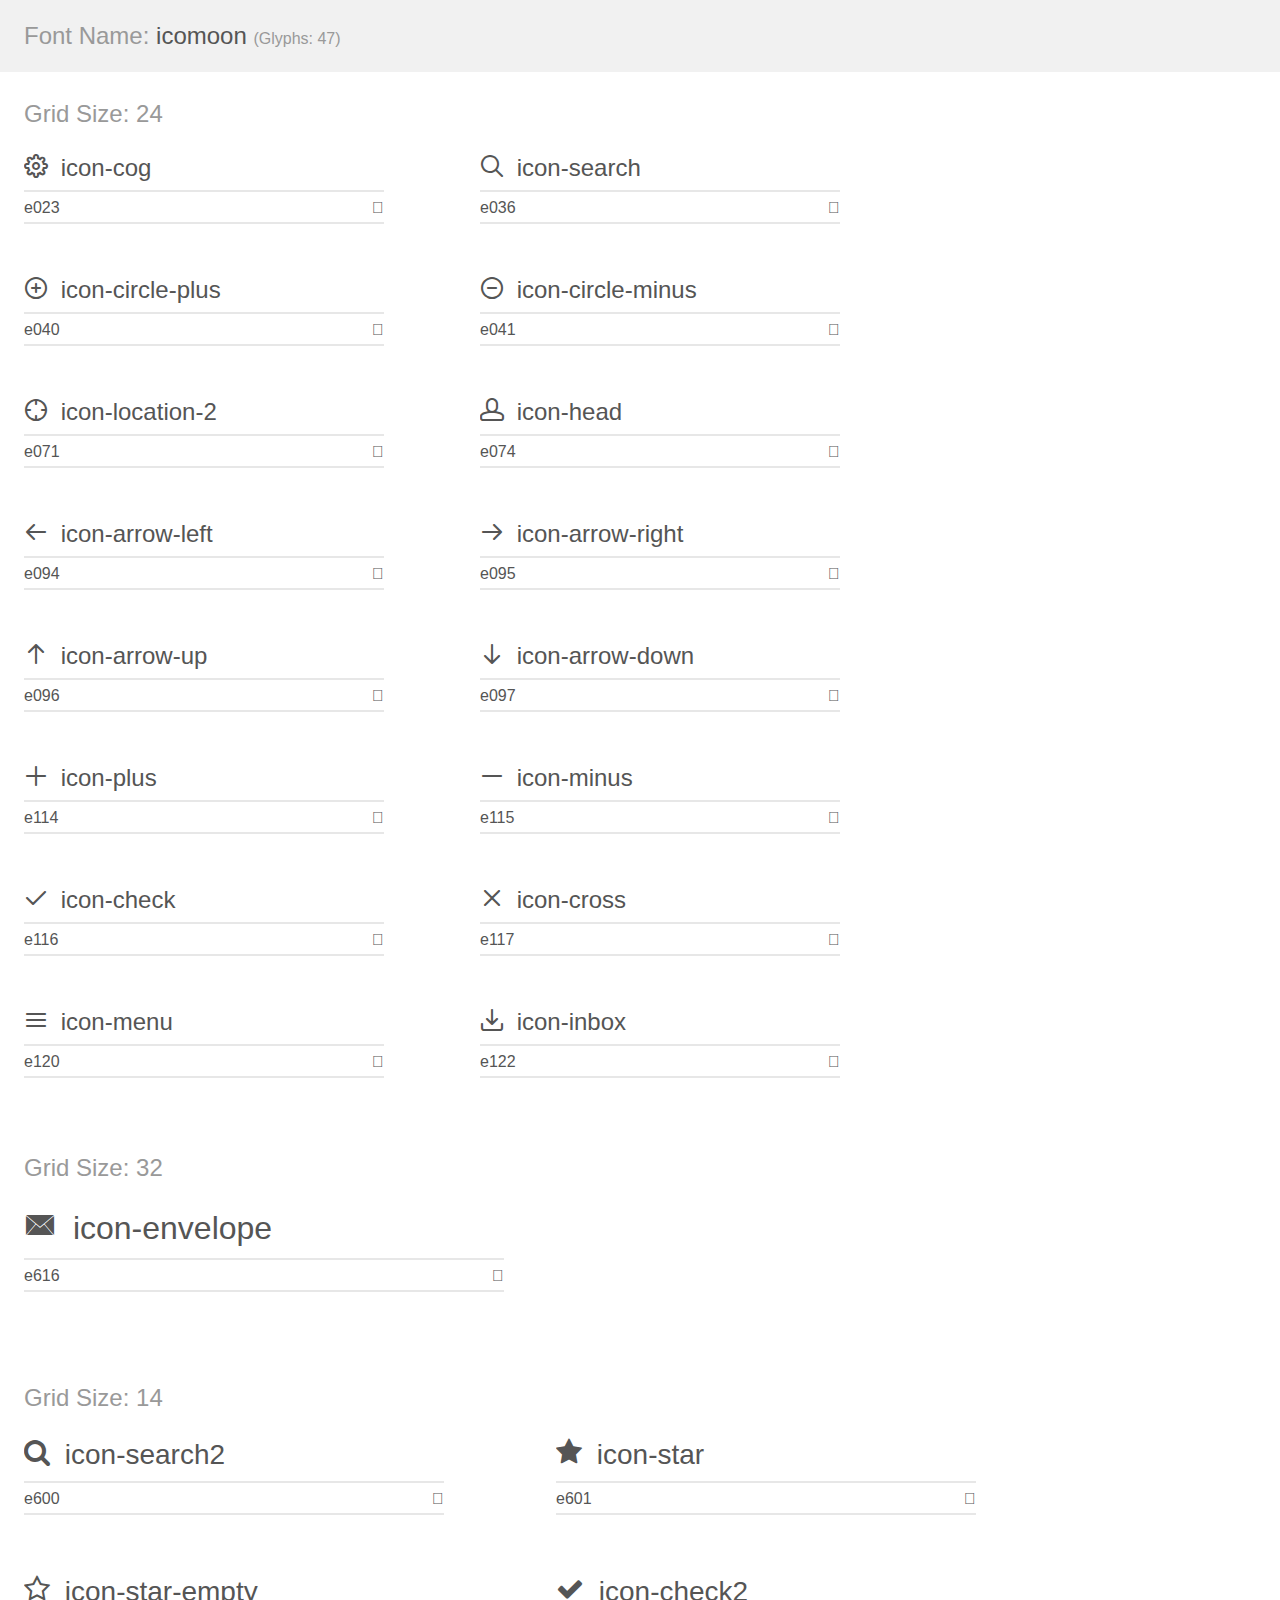
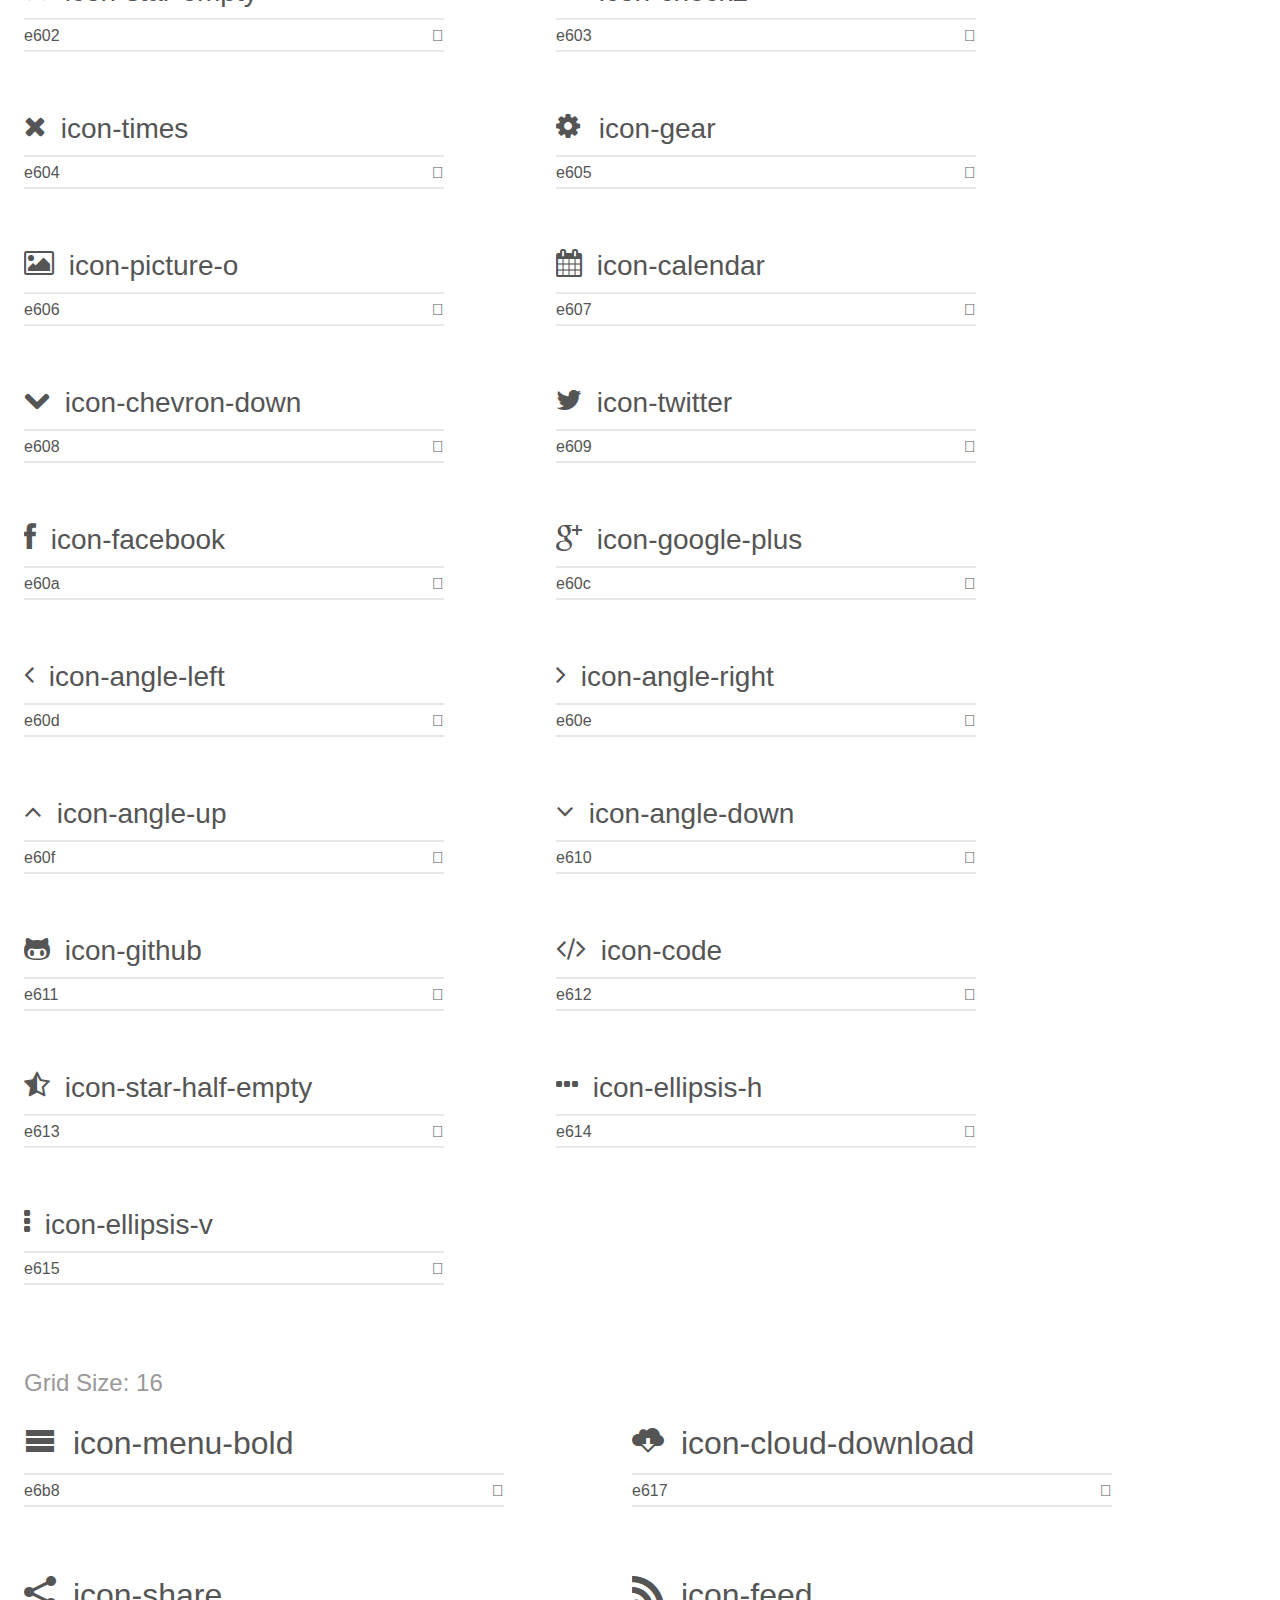
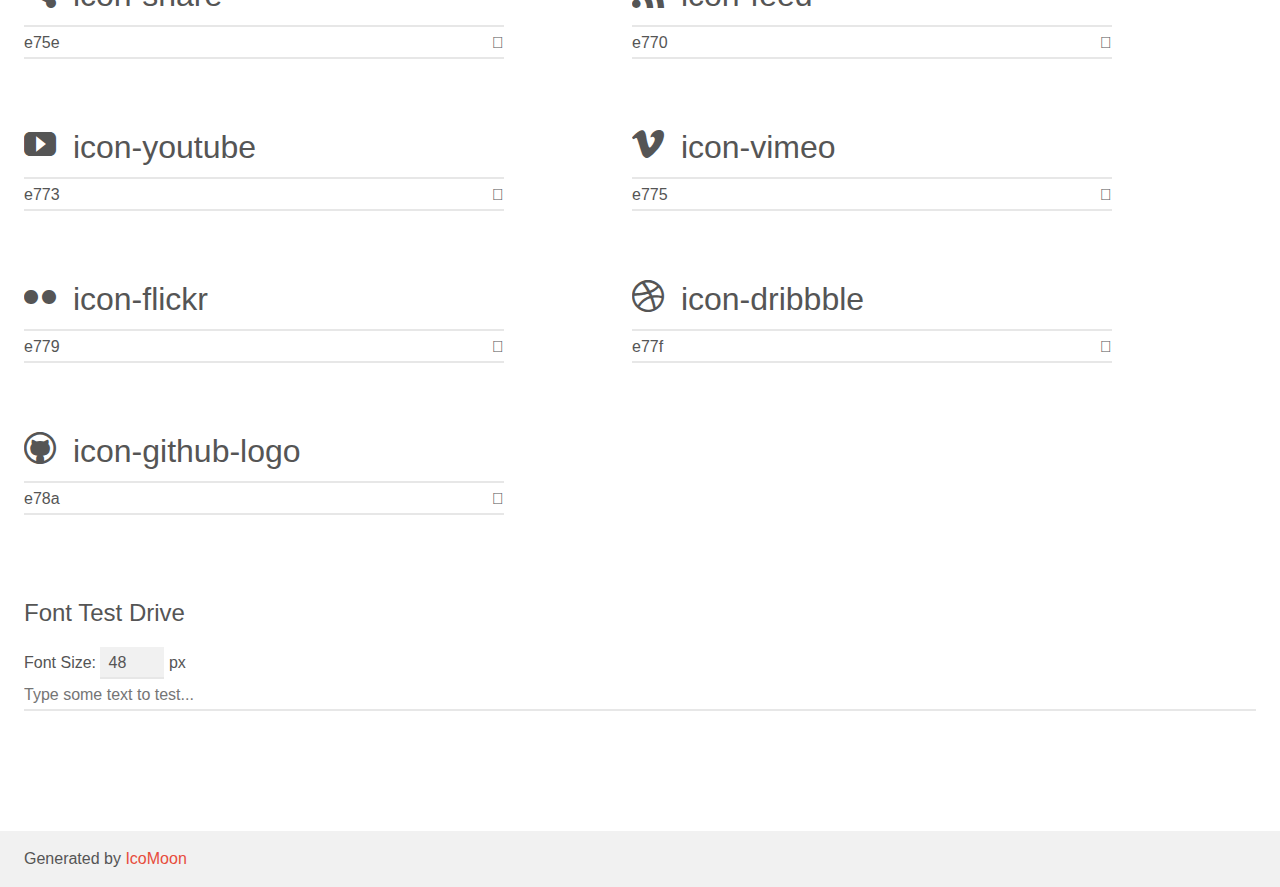
<file: project/icon-font/icomoon/demo.html>
<!doctype html>
<html>
<head>
	<meta charset="utf-8">
	<title>IcoMoon Demo</title>
	<meta name="description" content="An Icon Font Generated By IcoMoon.io">
	<meta name="viewport" content="width=device-width">
	<link rel="stylesheet" href="demo-files/demo.css">
	<link rel="stylesheet" href="style.css"></head>
<body>
	<div class="bgc1 clearfix">
		<h1 class="mhmm mvm"><span class="fgc1">Font Name:</span> icomoon <small class="fgc1">(Glyphs:&nbsp;47)</small></h1>
	</div>
	<div class="clearfix mhl ptl">
		<h1 class="mvm mtn bshadow fgc1">Grid Size: 24</h1>
		<div class="glyph fs1">
			<div class="clearfix bshadow0 pbs">
				<span class="icon-cog"></span><span class="mls"> icon-cog</span>
			</div>
			<fieldset class="fs0 size1of1 clearfix hidden-false">
				<input type="text" readonly value="e023" class="unit size1of2" />
				<input type="text" maxlength="1" readonly value="&#xe023;" class="unitRight size1of2 talign-right" />
			</fieldset>
			<div class="fs0 bshadow0 clearfix hidden-true">
				<span class="unit pvs fgc1">liga: </span>
				<input type="text" readonly value="" class="liga unitRight" />
			</div>
		</div>
		<div class="glyph fs1">
			<div class="clearfix bshadow0 pbs">
				<span class="icon-search"></span><span class="mls"> icon-search</span>
			</div>
			<fieldset class="fs0 size1of1 clearfix hidden-false">
				<input type="text" readonly value="e036" class="unit size1of2" />
				<input type="text" maxlength="1" readonly value="&#xe036;" class="unitRight size1of2 talign-right" />
			</fieldset>
			<div class="fs0 bshadow0 clearfix hidden-true">
				<span class="unit pvs fgc1">liga: </span>
				<input type="text" readonly value="" class="liga unitRight" />
			</div>
		</div>
		<div class="glyph fs1">
			<div class="clearfix bshadow0 pbs">
				<span class="icon-circle-plus"></span><span class="mls"> icon-circle-plus</span>
			</div>
			<fieldset class="fs0 size1of1 clearfix hidden-false">
				<input type="text" readonly value="e040" class="unit size1of2" />
				<input type="text" maxlength="1" readonly value="&#xe040;" class="unitRight size1of2 talign-right" />
			</fieldset>
			<div class="fs0 bshadow0 clearfix hidden-true">
				<span class="unit pvs fgc1">liga: </span>
				<input type="text" readonly value="" class="liga unitRight" />
			</div>
		</div>
		<div class="glyph fs1">
			<div class="clearfix bshadow0 pbs">
				<span class="icon-circle-minus"></span><span class="mls"> icon-circle-minus</span>
			</div>
			<fieldset class="fs0 size1of1 clearfix hidden-false">
				<input type="text" readonly value="e041" class="unit size1of2" />
				<input type="text" maxlength="1" readonly value="&#xe041;" class="unitRight size1of2 talign-right" />
			</fieldset>
			<div class="fs0 bshadow0 clearfix hidden-true">
				<span class="unit pvs fgc1">liga: </span>
				<input type="text" readonly value="" class="liga unitRight" />
			</div>
		</div>
		<div class="glyph fs1">
			<div class="clearfix bshadow0 pbs">
				<span class="icon-location-2"></span><span class="mls"> icon-location-2</span>
			</div>
			<fieldset class="fs0 size1of1 clearfix hidden-false">
				<input type="text" readonly value="e071" class="unit size1of2" />
				<input type="text" maxlength="1" readonly value="&#xe071;" class="unitRight size1of2 talign-right" />
			</fieldset>
			<div class="fs0 bshadow0 clearfix hidden-true">
				<span class="unit pvs fgc1">liga: </span>
				<input type="text" readonly value="" class="liga unitRight" />
			</div>
		</div>
		<div class="glyph fs1">
			<div class="clearfix bshadow0 pbs">
				<span class="icon-head"></span><span class="mls"> icon-head</span>
			</div>
			<fieldset class="fs0 size1of1 clearfix hidden-false">
				<input type="text" readonly value="e074" class="unit size1of2" />
				<input type="text" maxlength="1" readonly value="&#xe074;" class="unitRight size1of2 talign-right" />
			</fieldset>
			<div class="fs0 bshadow0 clearfix hidden-true">
				<span class="unit pvs fgc1">liga: </span>
				<input type="text" readonly value="" class="liga unitRight" />
			</div>
		</div>
		<div class="glyph fs1">
			<div class="clearfix bshadow0 pbs">
				<span class="icon-arrow-left"></span><span class="mls"> icon-arrow-left</span>
			</div>
			<fieldset class="fs0 size1of1 clearfix hidden-false">
				<input type="text" readonly value="e094" class="unit size1of2" />
				<input type="text" maxlength="1" readonly value="&#xe094;" class="unitRight size1of2 talign-right" />
			</fieldset>
			<div class="fs0 bshadow0 clearfix hidden-true">
				<span class="unit pvs fgc1">liga: </span>
				<input type="text" readonly value="" class="liga unitRight" />
			</div>
		</div>
		<div class="glyph fs1">
			<div class="clearfix bshadow0 pbs">
				<span class="icon-arrow-right"></span><span class="mls"> icon-arrow-right</span>
			</div>
			<fieldset class="fs0 size1of1 clearfix hidden-false">
				<input type="text" readonly value="e095" class="unit size1of2" />
				<input type="text" maxlength="1" readonly value="&#xe095;" class="unitRight size1of2 talign-right" />
			</fieldset>
			<div class="fs0 bshadow0 clearfix hidden-true">
				<span class="unit pvs fgc1">liga: </span>
				<input type="text" readonly value="" class="liga unitRight" />
			</div>
		</div>
		<div class="glyph fs1">
			<div class="clearfix bshadow0 pbs">
				<span class="icon-arrow-up"></span><span class="mls"> icon-arrow-up</span>
			</div>
			<fieldset class="fs0 size1of1 clearfix hidden-false">
				<input type="text" readonly value="e096" class="unit size1of2" />
				<input type="text" maxlength="1" readonly value="&#xe096;" class="unitRight size1of2 talign-right" />
			</fieldset>
			<div class="fs0 bshadow0 clearfix hidden-true">
				<span class="unit pvs fgc1">liga: </span>
				<input type="text" readonly value="" class="liga unitRight" />
			</div>
		</div>
		<div class="glyph fs1">
			<div class="clearfix bshadow0 pbs">
				<span class="icon-arrow-down"></span><span class="mls"> icon-arrow-down</span>
			</div>
			<fieldset class="fs0 size1of1 clearfix hidden-false">
				<input type="text" readonly value="e097" class="unit size1of2" />
				<input type="text" maxlength="1" readonly value="&#xe097;" class="unitRight size1of2 talign-right" />
			</fieldset>
			<div class="fs0 bshadow0 clearfix hidden-true">
				<span class="unit pvs fgc1">liga: </span>
				<input type="text" readonly value="" class="liga unitRight" />
			</div>
		</div>
		<div class="glyph fs1">
			<div class="clearfix bshadow0 pbs">
				<span class="icon-plus"></span><span class="mls"> icon-plus</span>
			</div>
			<fieldset class="fs0 size1of1 clearfix hidden-false">
				<input type="text" readonly value="e114" class="unit size1of2" />
				<input type="text" maxlength="1" readonly value="&#xe114;" class="unitRight size1of2 talign-right" />
			</fieldset>
			<div class="fs0 bshadow0 clearfix hidden-true">
				<span class="unit pvs fgc1">liga: </span>
				<input type="text" readonly value="" class="liga unitRight" />
			</div>
		</div>
		<div class="glyph fs1">
			<div class="clearfix bshadow0 pbs">
				<span class="icon-minus"></span><span class="mls"> icon-minus</span>
			</div>
			<fieldset class="fs0 size1of1 clearfix hidden-false">
				<input type="text" readonly value="e115" class="unit size1of2" />
				<input type="text" maxlength="1" readonly value="&#xe115;" class="unitRight size1of2 talign-right" />
			</fieldset>
			<div class="fs0 bshadow0 clearfix hidden-true">
				<span class="unit pvs fgc1">liga: </span>
				<input type="text" readonly value="" class="liga unitRight" />
			</div>
		</div>
		<div class="glyph fs1">
			<div class="clearfix bshadow0 pbs">
				<span class="icon-check"></span><span class="mls"> icon-check</span>
			</div>
			<fieldset class="fs0 size1of1 clearfix hidden-false">
				<input type="text" readonly value="e116" class="unit size1of2" />
				<input type="text" maxlength="1" readonly value="&#xe116;" class="unitRight size1of2 talign-right" />
			</fieldset>
			<div class="fs0 bshadow0 clearfix hidden-true">
				<span class="unit pvs fgc1">liga: </span>
				<input type="text" readonly value="" class="liga unitRight" />
			</div>
		</div>
		<div class="glyph fs1">
			<div class="clearfix bshadow0 pbs">
				<span class="icon-cross"></span><span class="mls"> icon-cross</span>
			</div>
			<fieldset class="fs0 size1of1 clearfix hidden-false">
				<input type="text" readonly value="e117" class="unit size1of2" />
				<input type="text" maxlength="1" readonly value="&#xe117;" class="unitRight size1of2 talign-right" />
			</fieldset>
			<div class="fs0 bshadow0 clearfix hidden-true">
				<span class="unit pvs fgc1">liga: </span>
				<input type="text" readonly value="" class="liga unitRight" />
			</div>
		</div>
		<div class="glyph fs1">
			<div class="clearfix bshadow0 pbs">
				<span class="icon-menu"></span><span class="mls"> icon-menu</span>
			</div>
			<fieldset class="fs0 size1of1 clearfix hidden-false">
				<input type="text" readonly value="e120" class="unit size1of2" />
				<input type="text" maxlength="1" readonly value="&#xe120;" class="unitRight size1of2 talign-right" />
			</fieldset>
			<div class="fs0 bshadow0 clearfix hidden-true">
				<span class="unit pvs fgc1">liga: </span>
				<input type="text" readonly value="" class="liga unitRight" />
			</div>
		</div>
		<div class="glyph fs1">
			<div class="clearfix bshadow0 pbs">
				<span class="icon-inbox"></span><span class="mls"> icon-inbox</span>
			</div>
			<fieldset class="fs0 size1of1 clearfix hidden-false">
				<input type="text" readonly value="e122" class="unit size1of2" />
				<input type="text" maxlength="1" readonly value="&#xe122;" class="unitRight size1of2 talign-right" />
			</fieldset>
			<div class="fs0 bshadow0 clearfix hidden-true">
				<span class="unit pvs fgc1">liga: </span>
				<input type="text" readonly value="" class="liga unitRight" />
			</div>
		</div>
	</div>
	<div class="clearfix mhl ptl">
		<h1 class="mvm mtn bshadow fgc1">Grid Size: 32</h1>
		<div class="glyph fs2">
			<div class="clearfix bshadow0 pbs">
				<span class="icon-envelope"></span><span class="mls"> icon-envelope</span>
			</div>
			<fieldset class="fs0 size1of1 clearfix hidden-false">
				<input type="text" readonly value="e616" class="unit size1of2" />
				<input type="text" maxlength="1" readonly value="&#xe616;" class="unitRight size1of2 talign-right" />
			</fieldset>
			<div class="fs0 bshadow0 clearfix hidden-true">
				<span class="unit pvs fgc1">liga: </span>
				<input type="text" readonly value="" class="liga unitRight" />
			</div>
		</div>
	</div>
	<div class="clearfix mhl ptl">
		<h1 class="mvm mtn bshadow fgc1">Grid Size: 14</h1>
		<div class="glyph fs3">
			<div class="clearfix bshadow0 pbs">
				<span class="icon-search2"></span><span class="mls"> icon-search2</span>
			</div>
			<fieldset class="fs0 size1of1 clearfix hidden-false">
				<input type="text" readonly value="e600" class="unit size1of2" />
				<input type="text" maxlength="1" readonly value="&#xe600;" class="unitRight size1of2 talign-right" />
			</fieldset>
			<div class="fs0 bshadow0 clearfix hidden-true">
				<span class="unit pvs fgc1">liga: </span>
				<input type="text" readonly value="" class="liga unitRight" />
			</div>
		</div>
		<div class="glyph fs3">
			<div class="clearfix bshadow0 pbs">
				<span class="icon-star"></span><span class="mls"> icon-star</span>
			</div>
			<fieldset class="fs0 size1of1 clearfix hidden-false">
				<input type="text" readonly value="e601" class="unit size1of2" />
				<input type="text" maxlength="1" readonly value="&#xe601;" class="unitRight size1of2 talign-right" />
			</fieldset>
			<div class="fs0 bshadow0 clearfix hidden-true">
				<span class="unit pvs fgc1">liga: </span>
				<input type="text" readonly value="" class="liga unitRight" />
			</div>
		</div>
		<div class="glyph fs3">
			<div class="clearfix bshadow0 pbs">
				<span class="icon-star-empty"></span><span class="mls"> icon-star-empty</span>
			</div>
			<fieldset class="fs0 size1of1 clearfix hidden-false">
				<input type="text" readonly value="e602" class="unit size1of2" />
				<input type="text" maxlength="1" readonly value="&#xe602;" class="unitRight size1of2 talign-right" />
			</fieldset>
			<div class="fs0 bshadow0 clearfix hidden-true">
				<span class="unit pvs fgc1">liga: </span>
				<input type="text" readonly value="" class="liga unitRight" />
			</div>
		</div>
		<div class="glyph fs3">
			<div class="clearfix bshadow0 pbs">
				<span class="icon-check2"></span><span class="mls"> icon-check2</span>
			</div>
			<fieldset class="fs0 size1of1 clearfix hidden-false">
				<input type="text" readonly value="e603" class="unit size1of2" />
				<input type="text" maxlength="1" readonly value="&#xe603;" class="unitRight size1of2 talign-right" />
			</fieldset>
			<div class="fs0 bshadow0 clearfix hidden-true">
				<span class="unit pvs fgc1">liga: </span>
				<input type="text" readonly value="" class="liga unitRight" />
			</div>
		</div>
		<div class="glyph fs3">
			<div class="clearfix bshadow0 pbs">
				<span class="icon-times"></span><span class="mls"> icon-times</span>
			</div>
			<fieldset class="fs0 size1of1 clearfix hidden-false">
				<input type="text" readonly value="e604" class="unit size1of2" />
				<input type="text" maxlength="1" readonly value="&#xe604;" class="unitRight size1of2 talign-right" />
			</fieldset>
			<div class="fs0 bshadow0 clearfix hidden-true">
				<span class="unit pvs fgc1">liga: </span>
				<input type="text" readonly value="" class="liga unitRight" />
			</div>
		</div>
		<div class="glyph fs3">
			<div class="clearfix bshadow0 pbs">
				<span class="icon-gear"></span><span class="mls"> icon-gear</span>
			</div>
			<fieldset class="fs0 size1of1 clearfix hidden-false">
				<input type="text" readonly value="e605" class="unit size1of2" />
				<input type="text" maxlength="1" readonly value="&#xe605;" class="unitRight size1of2 talign-right" />
			</fieldset>
			<div class="fs0 bshadow0 clearfix hidden-true">
				<span class="unit pvs fgc1">liga: </span>
				<input type="text" readonly value="" class="liga unitRight" />
			</div>
		</div>
		<div class="glyph fs3">
			<div class="clearfix bshadow0 pbs">
				<span class="icon-picture-o"></span><span class="mls"> icon-picture-o</span>
			</div>
			<fieldset class="fs0 size1of1 clearfix hidden-false">
				<input type="text" readonly value="e606" class="unit size1of2" />
				<input type="text" maxlength="1" readonly value="&#xe606;" class="unitRight size1of2 talign-right" />
			</fieldset>
			<div class="fs0 bshadow0 clearfix hidden-true">
				<span class="unit pvs fgc1">liga: </span>
				<input type="text" readonly value="" class="liga unitRight" />
			</div>
		</div>
		<div class="glyph fs3">
			<div class="clearfix bshadow0 pbs">
				<span class="icon-calendar"></span><span class="mls"> icon-calendar</span>
			</div>
			<fieldset class="fs0 size1of1 clearfix hidden-false">
				<input type="text" readonly value="e607" class="unit size1of2" />
				<input type="text" maxlength="1" readonly value="&#xe607;" class="unitRight size1of2 talign-right" />
			</fieldset>
			<div class="fs0 bshadow0 clearfix hidden-true">
				<span class="unit pvs fgc1">liga: </span>
				<input type="text" readonly value="" class="liga unitRight" />
			</div>
		</div>
		<div class="glyph fs3">
			<div class="clearfix bshadow0 pbs">
				<span class="icon-chevron-down"></span><span class="mls"> icon-chevron-down</span>
			</div>
			<fieldset class="fs0 size1of1 clearfix hidden-false">
				<input type="text" readonly value="e608" class="unit size1of2" />
				<input type="text" maxlength="1" readonly value="&#xe608;" class="unitRight size1of2 talign-right" />
			</fieldset>
			<div class="fs0 bshadow0 clearfix hidden-true">
				<span class="unit pvs fgc1">liga: </span>
				<input type="text" readonly value="" class="liga unitRight" />
			</div>
		</div>
		<div class="glyph fs3">
			<div class="clearfix bshadow0 pbs">
				<span class="icon-twitter"></span><span class="mls"> icon-twitter</span>
			</div>
			<fieldset class="fs0 size1of1 clearfix hidden-false">
				<input type="text" readonly value="e609" class="unit size1of2" />
				<input type="text" maxlength="1" readonly value="&#xe609;" class="unitRight size1of2 talign-right" />
			</fieldset>
			<div class="fs0 bshadow0 clearfix hidden-true">
				<span class="unit pvs fgc1">liga: </span>
				<input type="text" readonly value="" class="liga unitRight" />
			</div>
		</div>
		<div class="glyph fs3">
			<div class="clearfix bshadow0 pbs">
				<span class="icon-facebook"></span><span class="mls"> icon-facebook</span>
			</div>
			<fieldset class="fs0 size1of1 clearfix hidden-false">
				<input type="text" readonly value="e60a" class="unit size1of2" />
				<input type="text" maxlength="1" readonly value="&#xe60a;" class="unitRight size1of2 talign-right" />
			</fieldset>
			<div class="fs0 bshadow0 clearfix hidden-true">
				<span class="unit pvs fgc1">liga: </span>
				<input type="text" readonly value="" class="liga unitRight" />
			</div>
		</div>
		<div class="glyph fs3">
			<div class="clearfix bshadow0 pbs">
				<span class="icon-google-plus"></span><span class="mls"> icon-google-plus</span>
			</div>
			<fieldset class="fs0 size1of1 clearfix hidden-false">
				<input type="text" readonly value="e60c" class="unit size1of2" />
				<input type="text" maxlength="1" readonly value="&#xe60c;" class="unitRight size1of2 talign-right" />
			</fieldset>
			<div class="fs0 bshadow0 clearfix hidden-true">
				<span class="unit pvs fgc1">liga: </span>
				<input type="text" readonly value="" class="liga unitRight" />
			</div>
		</div>
		<div class="glyph fs3">
			<div class="clearfix bshadow0 pbs">
				<span class="icon-angle-left"></span><span class="mls"> icon-angle-left</span>
			</div>
			<fieldset class="fs0 size1of1 clearfix hidden-false">
				<input type="text" readonly value="e60d" class="unit size1of2" />
				<input type="text" maxlength="1" readonly value="&#xe60d;" class="unitRight size1of2 talign-right" />
			</fieldset>
			<div class="fs0 bshadow0 clearfix hidden-true">
				<span class="unit pvs fgc1">liga: </span>
				<input type="text" readonly value="" class="liga unitRight" />
			</div>
		</div>
		<div class="glyph fs3">
			<div class="clearfix bshadow0 pbs">
				<span class="icon-angle-right"></span><span class="mls"> icon-angle-right</span>
			</div>
			<fieldset class="fs0 size1of1 clearfix hidden-false">
				<input type="text" readonly value="e60e" class="unit size1of2" />
				<input type="text" maxlength="1" readonly value="&#xe60e;" class="unitRight size1of2 talign-right" />
			</fieldset>
			<div class="fs0 bshadow0 clearfix hidden-true">
				<span class="unit pvs fgc1">liga: </span>
				<input type="text" readonly value="" class="liga unitRight" />
			</div>
		</div>
		<div class="glyph fs3">
			<div class="clearfix bshadow0 pbs">
				<span class="icon-angle-up"></span><span class="mls"> icon-angle-up</span>
			</div>
			<fieldset class="fs0 size1of1 clearfix hidden-false">
				<input type="text" readonly value="e60f" class="unit size1of2" />
				<input type="text" maxlength="1" readonly value="&#xe60f;" class="unitRight size1of2 talign-right" />
			</fieldset>
			<div class="fs0 bshadow0 clearfix hidden-true">
				<span class="unit pvs fgc1">liga: </span>
				<input type="text" readonly value="" class="liga unitRight" />
			</div>
		</div>
		<div class="glyph fs3">
			<div class="clearfix bshadow0 pbs">
				<span class="icon-angle-down"></span><span class="mls"> icon-angle-down</span>
			</div>
			<fieldset class="fs0 size1of1 clearfix hidden-false">
				<input type="text" readonly value="e610" class="unit size1of2" />
				<input type="text" maxlength="1" readonly value="&#xe610;" class="unitRight size1of2 talign-right" />
			</fieldset>
			<div class="fs0 bshadow0 clearfix hidden-true">
				<span class="unit pvs fgc1">liga: </span>
				<input type="text" readonly value="" class="liga unitRight" />
			</div>
		</div>
		<div class="glyph fs3">
			<div class="clearfix bshadow0 pbs">
				<span class="icon-github"></span><span class="mls"> icon-github</span>
			</div>
			<fieldset class="fs0 size1of1 clearfix hidden-false">
				<input type="text" readonly value="e611" class="unit size1of2" />
				<input type="text" maxlength="1" readonly value="&#xe611;" class="unitRight size1of2 talign-right" />
			</fieldset>
			<div class="fs0 bshadow0 clearfix hidden-true">
				<span class="unit pvs fgc1">liga: </span>
				<input type="text" readonly value="" class="liga unitRight" />
			</div>
		</div>
		<div class="glyph fs3">
			<div class="clearfix bshadow0 pbs">
				<span class="icon-code"></span><span class="mls"> icon-code</span>
			</div>
			<fieldset class="fs0 size1of1 clearfix hidden-false">
				<input type="text" readonly value="e612" class="unit size1of2" />
				<input type="text" maxlength="1" readonly value="&#xe612;" class="unitRight size1of2 talign-right" />
			</fieldset>
			<div class="fs0 bshadow0 clearfix hidden-true">
				<span class="unit pvs fgc1">liga: </span>
				<input type="text" readonly value="" class="liga unitRight" />
			</div>
		</div>
		<div class="glyph fs3">
			<div class="clearfix bshadow0 pbs">
				<span class="icon-star-half-empty"></span><span class="mls"> icon-star-half-empty</span>
			</div>
			<fieldset class="fs0 size1of1 clearfix hidden-false">
				<input type="text" readonly value="e613" class="unit size1of2" />
				<input type="text" maxlength="1" readonly value="&#xe613;" class="unitRight size1of2 talign-right" />
			</fieldset>
			<div class="fs0 bshadow0 clearfix hidden-true">
				<span class="unit pvs fgc1">liga: </span>
				<input type="text" readonly value="" class="liga unitRight" />
			</div>
		</div>
		<div class="glyph fs3">
			<div class="clearfix bshadow0 pbs">
				<span class="icon-ellipsis-h"></span><span class="mls"> icon-ellipsis-h</span>
			</div>
			<fieldset class="fs0 size1of1 clearfix hidden-false">
				<input type="text" readonly value="e614" class="unit size1of2" />
				<input type="text" maxlength="1" readonly value="&#xe614;" class="unitRight size1of2 talign-right" />
			</fieldset>
			<div class="fs0 bshadow0 clearfix hidden-true">
				<span class="unit pvs fgc1">liga: </span>
				<input type="text" readonly value="" class="liga unitRight" />
			</div>
		</div>
		<div class="glyph fs3">
			<div class="clearfix bshadow0 pbs">
				<span class="icon-ellipsis-v"></span><span class="mls"> icon-ellipsis-v</span>
			</div>
			<fieldset class="fs0 size1of1 clearfix hidden-false">
				<input type="text" readonly value="e615" class="unit size1of2" />
				<input type="text" maxlength="1" readonly value="&#xe615;" class="unitRight size1of2 talign-right" />
			</fieldset>
			<div class="fs0 bshadow0 clearfix hidden-true">
				<span class="unit pvs fgc1">liga: </span>
				<input type="text" readonly value="" class="liga unitRight" />
			</div>
		</div>
	</div>
	<div class="clearfix mhl ptl">
		<h1 class="mvm mtn bshadow fgc1">Grid Size: 16</h1>
		<div class="glyph fs4">
			<div class="clearfix bshadow0 pbs">
				<span class="icon-menu-bold"></span><span class="mls"> icon-menu-bold</span>
			</div>
			<fieldset class="fs0 size1of1 clearfix hidden-false">
				<input type="text" readonly value="e6b8" class="unit size1of2" />
				<input type="text" maxlength="1" readonly value="&#xe6b8;" class="unitRight size1of2 talign-right" />
			</fieldset>
			<div class="fs0 bshadow0 clearfix hidden-true">
				<span class="unit pvs fgc1">liga: </span>
				<input type="text" readonly value="" class="liga unitRight" />
			</div>
		</div>
		<div class="glyph fs4">
			<div class="clearfix bshadow0 pbs">
				<span class="icon-cloud-download"></span><span class="mls"> icon-cloud-download</span>
			</div>
			<fieldset class="fs0 size1of1 clearfix hidden-false">
				<input type="text" readonly value="e617" class="unit size1of2" />
				<input type="text" maxlength="1" readonly value="&#xe617;" class="unitRight size1of2 talign-right" />
			</fieldset>
			<div class="fs0 bshadow0 clearfix hidden-true">
				<span class="unit pvs fgc1">liga: </span>
				<input type="text" readonly value="" class="liga unitRight" />
			</div>
		</div>
		<div class="glyph fs4">
			<div class="clearfix bshadow0 pbs">
				<span class="icon-share"></span><span class="mls"> icon-share</span>
			</div>
			<fieldset class="fs0 size1of1 clearfix hidden-false">
				<input type="text" readonly value="e75e" class="unit size1of2" />
				<input type="text" maxlength="1" readonly value="&#xe75e;" class="unitRight size1of2 talign-right" />
			</fieldset>
			<div class="fs0 bshadow0 clearfix hidden-true">
				<span class="unit pvs fgc1">liga: </span>
				<input type="text" readonly value="" class="liga unitRight" />
			</div>
		</div>
		<div class="glyph fs4">
			<div class="clearfix bshadow0 pbs">
				<span class="icon-feed"></span><span class="mls"> icon-feed</span>
			</div>
			<fieldset class="fs0 size1of1 clearfix hidden-false">
				<input type="text" readonly value="e770" class="unit size1of2" />
				<input type="text" maxlength="1" readonly value="&#xe770;" class="unitRight size1of2 talign-right" />
			</fieldset>
			<div class="fs0 bshadow0 clearfix hidden-true">
				<span class="unit pvs fgc1">liga: </span>
				<input type="text" readonly value="" class="liga unitRight" />
			</div>
		</div>
		<div class="glyph fs4">
			<div class="clearfix bshadow0 pbs">
				<span class="icon-youtube"></span><span class="mls"> icon-youtube</span>
			</div>
			<fieldset class="fs0 size1of1 clearfix hidden-false">
				<input type="text" readonly value="e773" class="unit size1of2" />
				<input type="text" maxlength="1" readonly value="&#xe773;" class="unitRight size1of2 talign-right" />
			</fieldset>
			<div class="fs0 bshadow0 clearfix hidden-true">
				<span class="unit pvs fgc1">liga: </span>
				<input type="text" readonly value="" class="liga unitRight" />
			</div>
		</div>
		<div class="glyph fs4">
			<div class="clearfix bshadow0 pbs">
				<span class="icon-vimeo"></span><span class="mls"> icon-vimeo</span>
			</div>
			<fieldset class="fs0 size1of1 clearfix hidden-false">
				<input type="text" readonly value="e775" class="unit size1of2" />
				<input type="text" maxlength="1" readonly value="&#xe775;" class="unitRight size1of2 talign-right" />
			</fieldset>
			<div class="fs0 bshadow0 clearfix hidden-true">
				<span class="unit pvs fgc1">liga: </span>
				<input type="text" readonly value="" class="liga unitRight" />
			</div>
		</div>
		<div class="glyph fs4">
			<div class="clearfix bshadow0 pbs">
				<span class="icon-flickr"></span><span class="mls"> icon-flickr</span>
			</div>
			<fieldset class="fs0 size1of1 clearfix hidden-false">
				<input type="text" readonly value="e779" class="unit size1of2" />
				<input type="text" maxlength="1" readonly value="&#xe779;" class="unitRight size1of2 talign-right" />
			</fieldset>
			<div class="fs0 bshadow0 clearfix hidden-true">
				<span class="unit pvs fgc1">liga: </span>
				<input type="text" readonly value="" class="liga unitRight" />
			</div>
		</div>
		<div class="glyph fs4">
			<div class="clearfix bshadow0 pbs">
				<span class="icon-dribbble"></span><span class="mls"> icon-dribbble</span>
			</div>
			<fieldset class="fs0 size1of1 clearfix hidden-false">
				<input type="text" readonly value="e77f" class="unit size1of2" />
				<input type="text" maxlength="1" readonly value="&#xe77f;" class="unitRight size1of2 talign-right" />
			</fieldset>
			<div class="fs0 bshadow0 clearfix hidden-true">
				<span class="unit pvs fgc1">liga: </span>
				<input type="text" readonly value="" class="liga unitRight" />
			</div>
		</div>
		<div class="glyph fs4">
			<div class="clearfix bshadow0 pbs">
				<span class="icon-github-logo"></span><span class="mls"> icon-github-logo</span>
			</div>
			<fieldset class="fs0 size1of1 clearfix hidden-false">
				<input type="text" readonly value="e78a" class="unit size1of2" />
				<input type="text" maxlength="1" readonly value="&#xe78a;" class="unitRight size1of2 talign-right" />
			</fieldset>
			<div class="fs0 bshadow0 clearfix hidden-true">
				<span class="unit pvs fgc1">liga: </span>
				<input type="text" readonly value="" class="liga unitRight" />
			</div>
		</div>
	</div>

	<!--[if gt IE 8]><!-->
	<div class="mhl clearfix mbl">
		<h1>Font Test Drive</h1>
		<label>
			Font Size: <input id="fontSize" type="number" class="textbox0 mbm"
			min="8" value="48" />
			px
		</label>
		<input id="testText" type="text" class="phl size1of1 mvl"
		placeholder="Type some text to test..." value=""/>
		</label>
		<div id="testDrive" class="icon-">&nbsp;
		</div>
	</div>
	<!--<![endif]-->
	<div class="bgc1 clearfix">
		<p class="mhl">Generated by <a href="https://icomoon.io/app">IcoMoon</a></p>
	</div>

	<script src="demo-files/demo.js"></script>
</body>
</html>
</file>
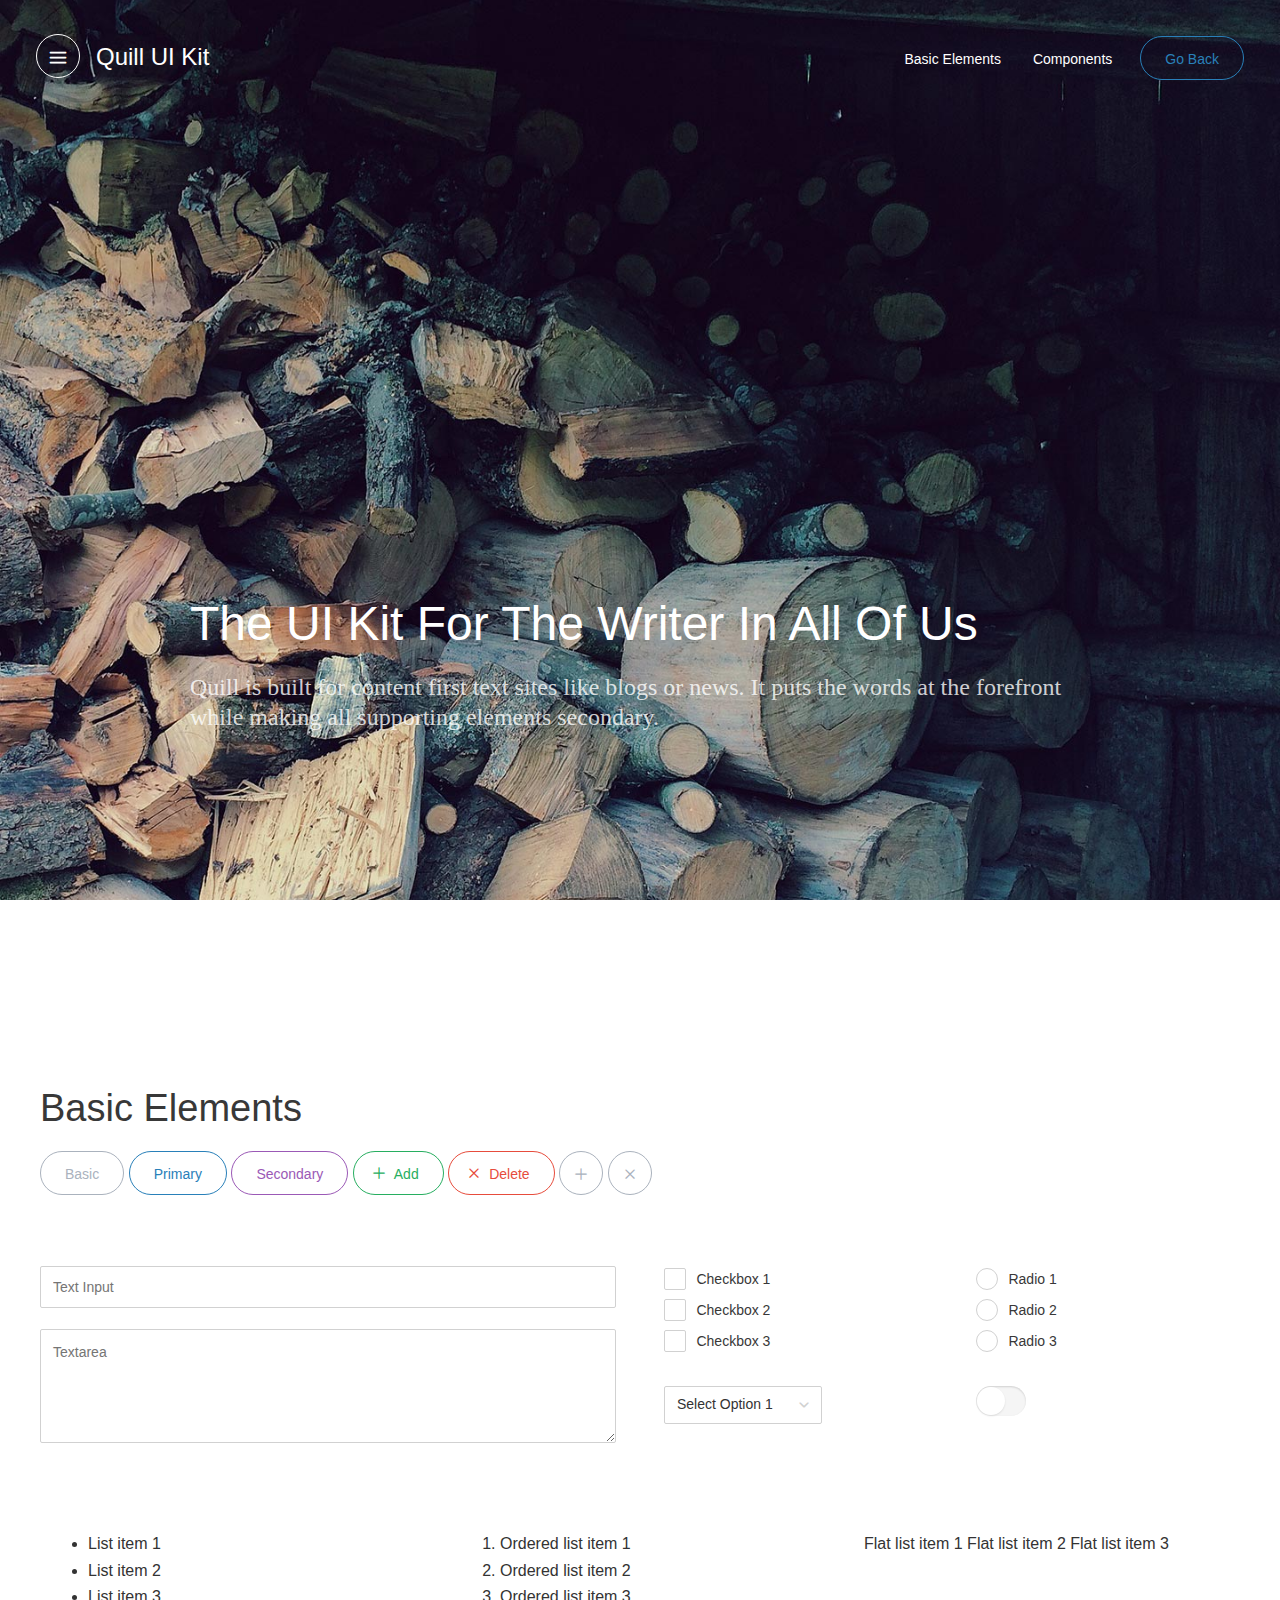
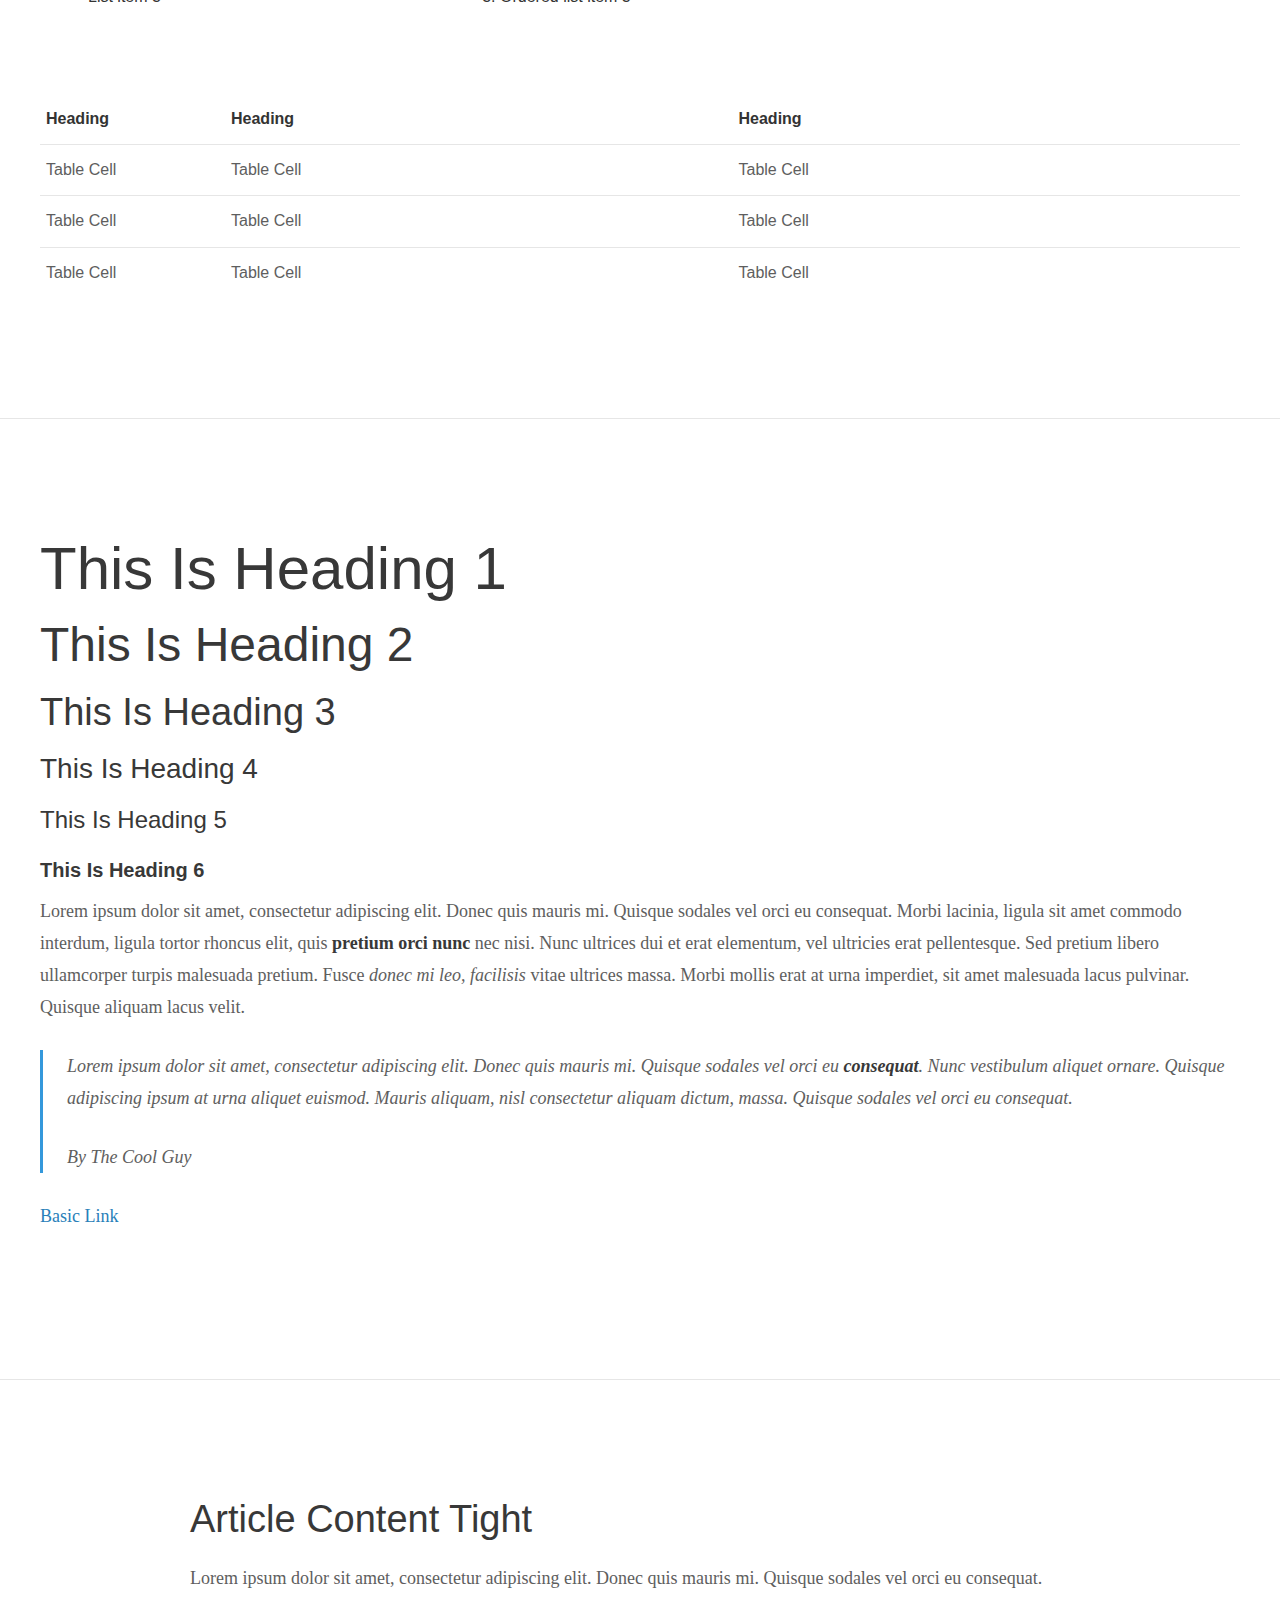
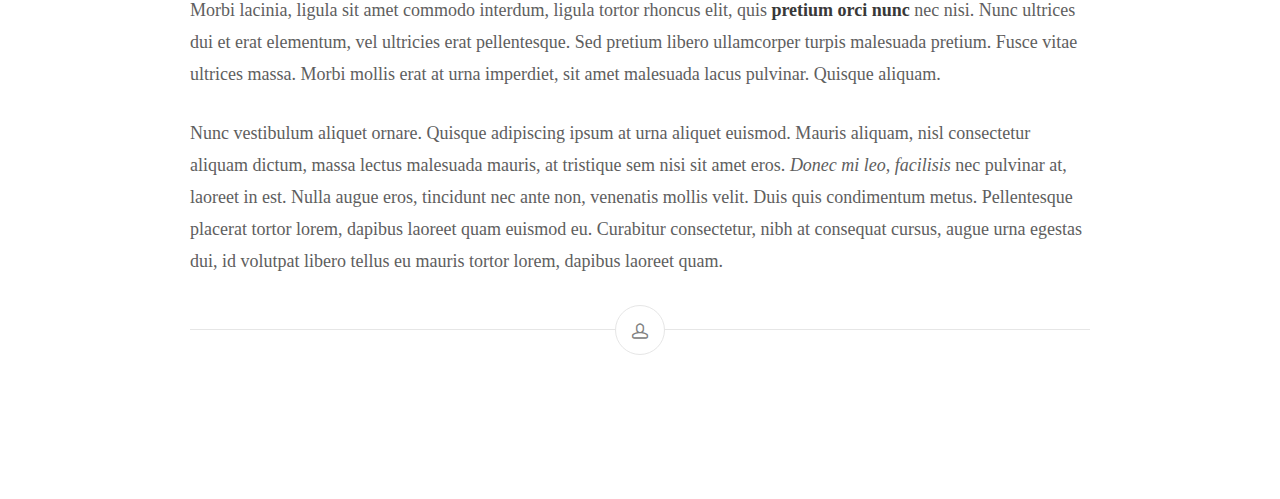
<file: project/ui/quill/example.html>
<!DOCTYPE html>
<html>
<head>

	<!-- Meta setup -->
    <meta charset="utf-8">
    <meta name="viewport" content="width=device-width, initial-scale=1.0, maximum-scale=1.0, user-scalable=no, minimal-ui">

    <!-- Title -->
    <title>Quill UI Kit</title>

	<!-- Include Webplate -->
	<script id="webplate-stack" src="../../../stack.js"></script>
    
</head>
<body style="display:none;" data-icon-font="icomoon" data-ui="quill" data-formplate-colour="grey-blue">

	<!-- Title bar -->
	<div class="title-bar-clear">

		<ul class="right-links navigation">
			<li><a href="#basic-elements" class="basic">Basic Elements</a></li>
			<li><a href="#components" class="basic">Components</a></li>
			<li><a href="#" class="btn-primary go-back">Go Back</a></li>
		</ul>

		<a href="#" class="navigation-trigger icon-only icon-menu"></a>

		<div class="logo">Quill UI Kit</div>

	</div>

	<!-- Header -->
	<header class="full">
				
		<div class="title-tight"><div class="inner">
			<h2>The UI Kit For The Writer In All Of Us</h2>
			<h5>Quill is built for content first text sites like blogs or news. It puts the words at the forefront while making all supporting elements secondary.</h5>
		</div></div>

		<div class="bg-image"></div>

	</header>

	<!-- Basic elements -->
	<section id="basic-elements"><div class="contain">
		
		<h3>Basic Elements</h3>

		<a href="#" class="btn-basic">Basic</a>
		<a href="#" class="btn-primary">Primary</a>
		<a href="#" class="btn-secondary">Secondary</a>
		<a href="#" class="btn-add"><i class="icon-plus"></i>Add</a>
		<a href="#" class="btn-delete"><i class="icon-cross"></i>Delete</a>
		<a href="#" class="btn-basic icon-only icon-plus"></a>
		<a href="#" class="btn-basic icon-only icon-cross"></a>

		<p>&nbsp;</p>

		<div class="col-double">

			<div class="left">
				
				<div class="formplate">
				    <input type="text" placeholder="Text Input" name="text-input">
				</div>
				
				<div class="formplate">
					<textarea placeholder="Textarea"></textarea>
				</div>

			</div>

			<div class="right">
							
				<div class="col-double">

					<div class="left">

						<div class="formplate">
							<input type="checkbox" name="checkbox-1" value="checkbox-1" id="checkbox-1">
							<label for="checkbox-1">Checkbox 1</label>
						</div>
						<div class="formplate">
							<input type="checkbox" name="checkbox-2" value="checkbox-2" id="checkbox-2">
							<label for="checkbox-2">Checkbox 2</label>
						</div>
						<div class="formplate">
							<input type="checkbox" name="checkbox-3" value="checkbox-3" id="checkbox-3">
							<label for="checkbox-3">Checkbox 3</label>
						</div>
						<br>
						<div class="formplate">
							<select>
								<option value="1">Select Option 1</option>
								<option value="2">Select Option 2</option>
								<option value="3">Select Option 3</option>
							</select>
						</div>
						<br>

					</div>	

					<div class="right">

						<div class="formplate">
							<input type="radio" name="radio" value="radio-1" id="radio-1">
							<label for="radio-1">Radio 1</label>
						</div>
						<div class="formplate">
							<input type="radio" name="radio" value="radio-2" id="radio-2">
							<label for="radio-2">Radio 2</label>
						</div>
						<div class="formplate">
							<input type="radio" name="radio" value="radio-3" id="radio-3">
							<label for="radio-3">Radio 3</label>
						</div>
						<br>
						<div class="formplate">
							<input type="checkbox" name="toggler" value="toggler" class="toggler">
						</div>
						
					</div>

				</div>

			</div>

		</div>

		<p>&nbsp;</p>

		<div id="lists" class="col-triple">
			
			<div class="left">

				<ul class="content">
					<li>List item 1</li>
					<li>List item 2</li>
					<li>List item 3</li>
				</ul>

			</div>

			<div class="middle">

				<ol class="content">
					<li>Ordered list item 1</li>
					<li>Ordered list item 2</li>
					<li>Ordered list item 3</li>
				</ol>
				
			</div>

			<div class="right">

				<ul class="flat">
					<li>Flat list item 1</li>
					<li>Flat list item 2</li>
					<li>Flat list item 3</li>
				</ul>

			</div>

		</div>

		<p>&nbsp;</p>

		<table class="first-limit">
			<thead>
				<tr>
					<th>Heading</th>
					<th>Heading</th>
					<th>Heading</th>
				</tr>
			</thead>
			<tbody>
				<tr>
					<td>Table Cell</td>
					<td>Table Cell</td>
					<td>Table Cell</td>
				</tr>
				<tr>
					<td>Table Cell</td>
					<td>Table Cell</td>
					<td>Table Cell</td>
				</tr>
				<tr>
					<td>Table Cell</td>
					<td>Table Cell</td>
					<td>Table Cell</td>
				</tr>
			</tbody>
		</table>


	</div></section>

	<!-- Text -->
	<section id="text" class="line"><div class="contain">

		<h1>This Is Heading 1</h1>
		<h2>This Is Heading 2</h2>
		<h3>This Is Heading 3</h3>
		<h4>This Is Heading 4</h4>
		<h5>This Is Heading 5</h5>
		<h6>This Is Heading 6</h6>

		<p>Lorem ipsum dolor sit amet, consectetur adipiscing elit. Donec quis mauris mi. Quisque sodales vel orci eu consequat. Morbi lacinia, ligula sit amet commodo interdum, ligula tortor rhoncus elit, quis <b>pretium orci nunc</b> nec nisi. Nunc ultrices dui et erat elementum, vel ultricies erat pellentesque. Sed pretium libero ullamcorper turpis malesuada pretium. Fusce <i>donec mi leo, facilisis</i> vitae ultrices massa. Morbi mollis erat at urna imperdiet, sit amet malesuada lacus pulvinar. Quisque aliquam lacus velit.</p>

		<blockquote>
			<p>Lorem ipsum dolor sit amet, consectetur adipiscing elit. Donec quis mauris mi. Quisque sodales vel orci eu <b>consequat</b>. Nunc vestibulum aliquet ornare. Quisque adipiscing ipsum at urna aliquet euismod. Mauris aliquam, nisl consectetur aliquam dictum, massa. Quisque sodales vel orci eu consequat.</p>
			<p>By The Cool Guy</p>
		</blockquote>

		<p>
			<a href="#">Basic Link</a>
		</p>

	</div></section>

	<article id="components" class="line"><div class="contain-tight">

		<h3>Article Content Tight</h3>

		<p>Lorem ipsum dolor sit amet, consectetur adipiscing elit. Donec quis mauris mi. Quisque sodales vel orci eu consequat. Morbi lacinia, ligula sit amet commodo interdum, ligula tortor rhoncus elit, quis <b>pretium orci nunc</b> nec nisi. Nunc ultrices dui et erat elementum, vel ultricies erat pellentesque. Sed pretium libero ullamcorper turpis malesuada pretium. Fusce vitae ultrices massa. Morbi mollis erat at urna imperdiet, sit amet malesuada lacus pulvinar. Quisque aliquam.</p>
		
		<p>Nunc vestibulum aliquet ornare. Quisque adipiscing ipsum at urna aliquet euismod. Mauris aliquam, nisl consectetur aliquam dictum, massa lectus malesuada mauris, at tristique sem nisi sit amet eros. <i>Donec mi leo, facilisis</i> nec pulvinar at, laoreet in est. Nulla augue eros, tincidunt nec ante non, venenatis mollis velit. Duis quis condimentum metus. Pellentesque placerat tortor lorem, dapibus laoreet quam euismod eu. Curabitur consectetur, nibh at consequat cursus, augue urna egestas dui, id volutpat libero tellus eu mauris tortor lorem, dapibus laoreet quam.</p>

		<div class="line-icon">
			<div class="line"><i class="icon-head"></i></div>
		</div>
		
	</div></article>

</body>
</html>
</file>
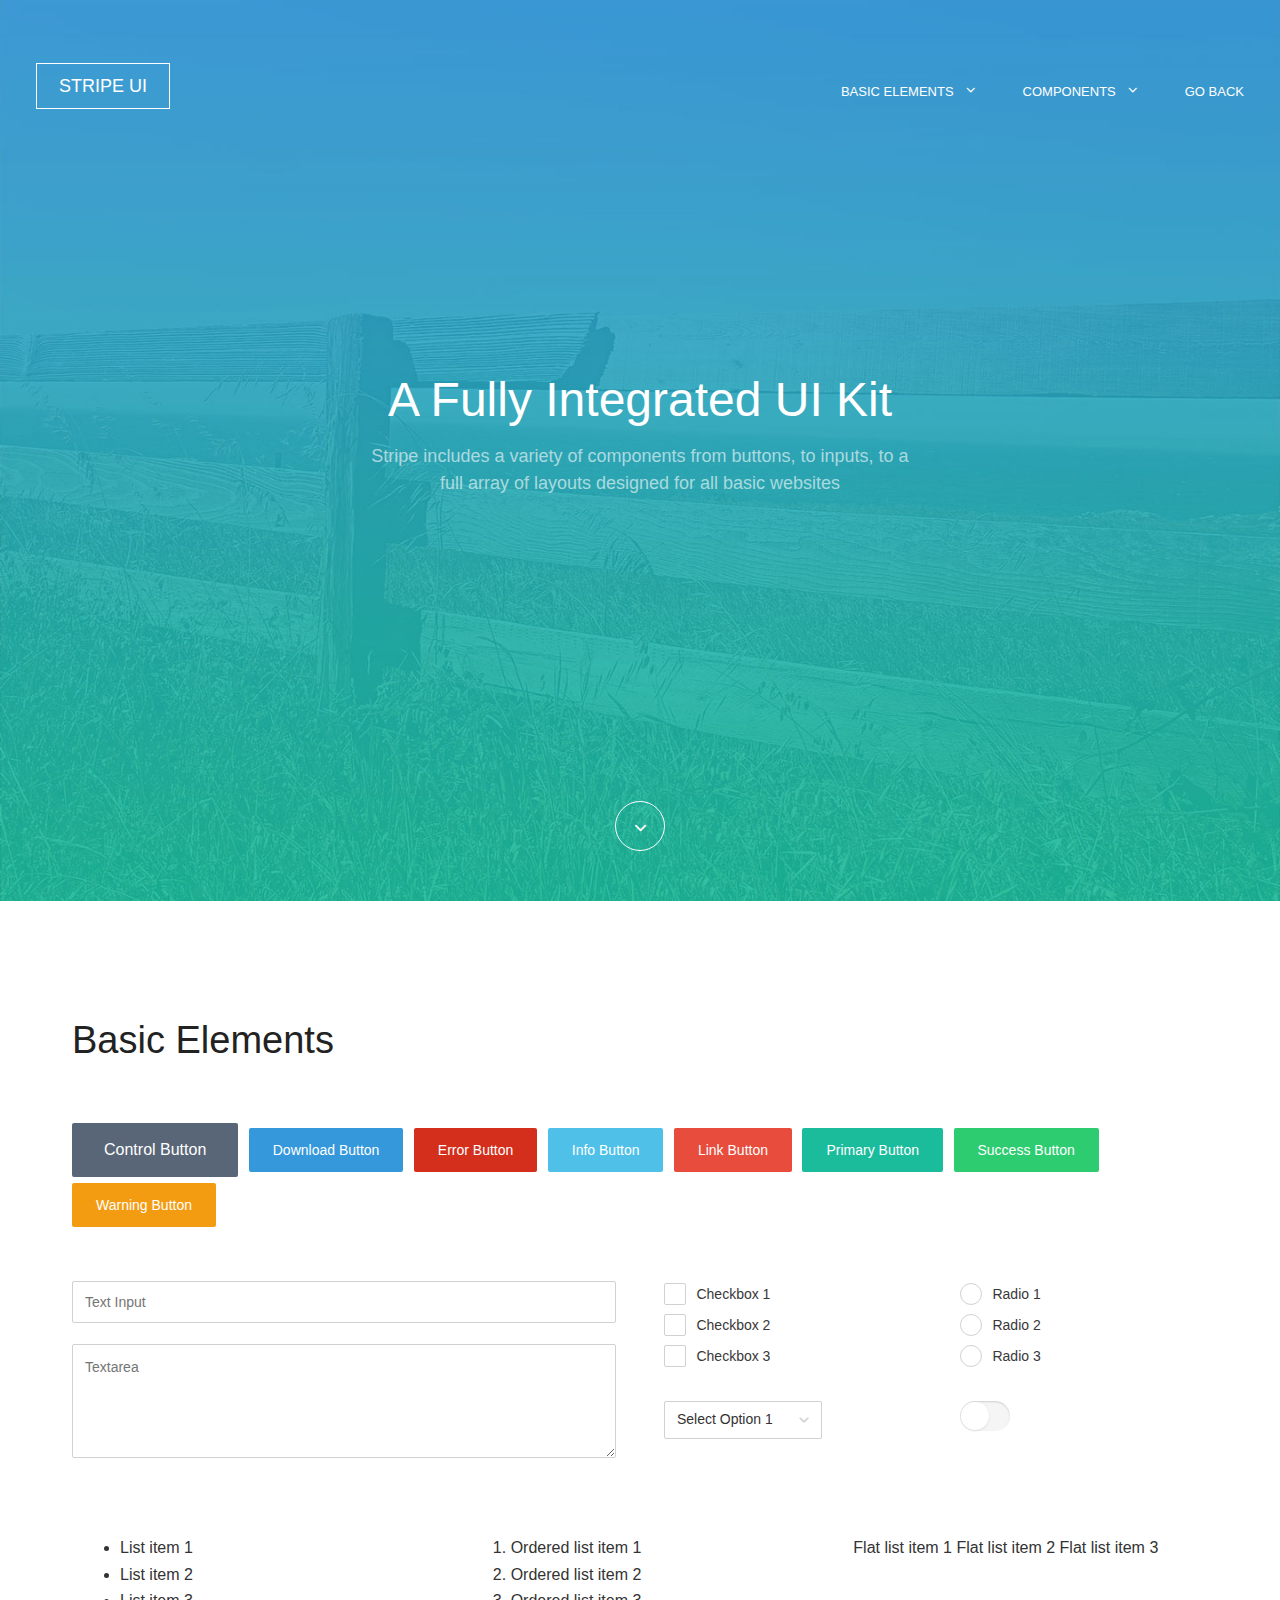
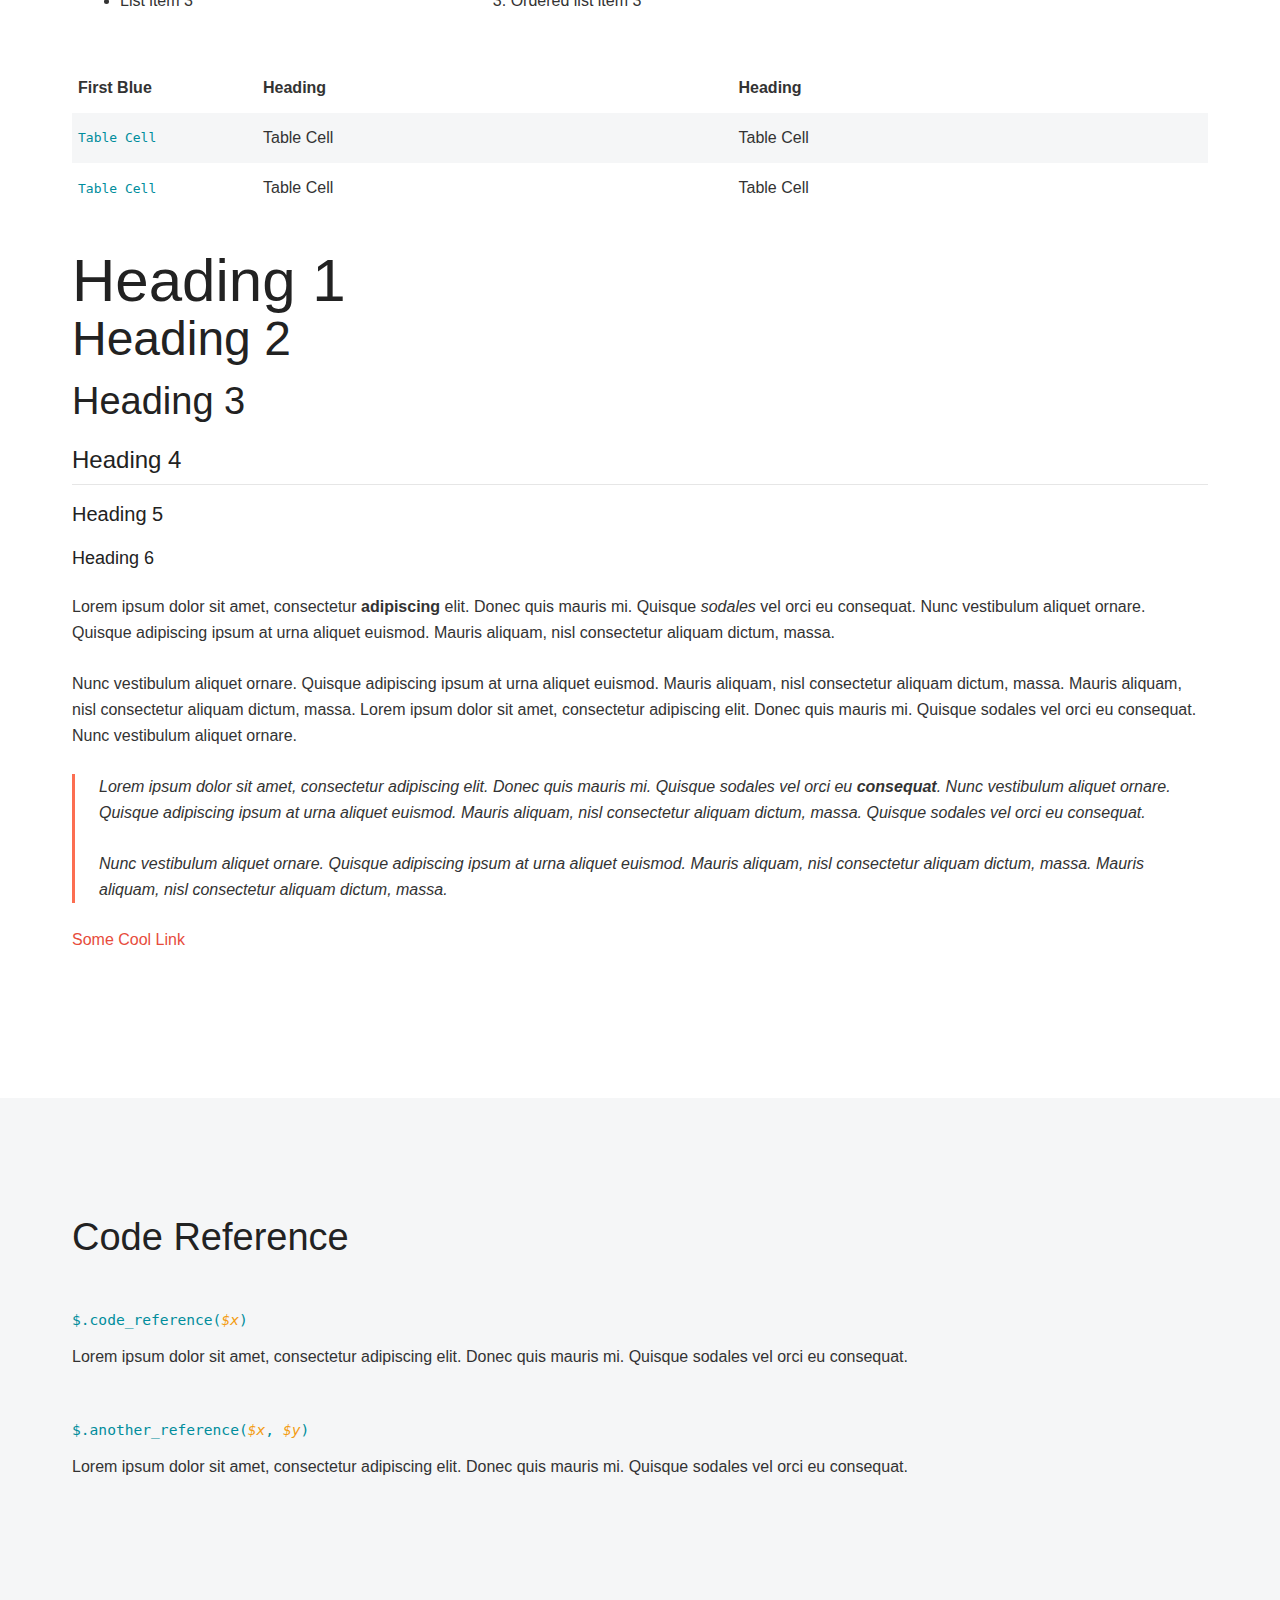
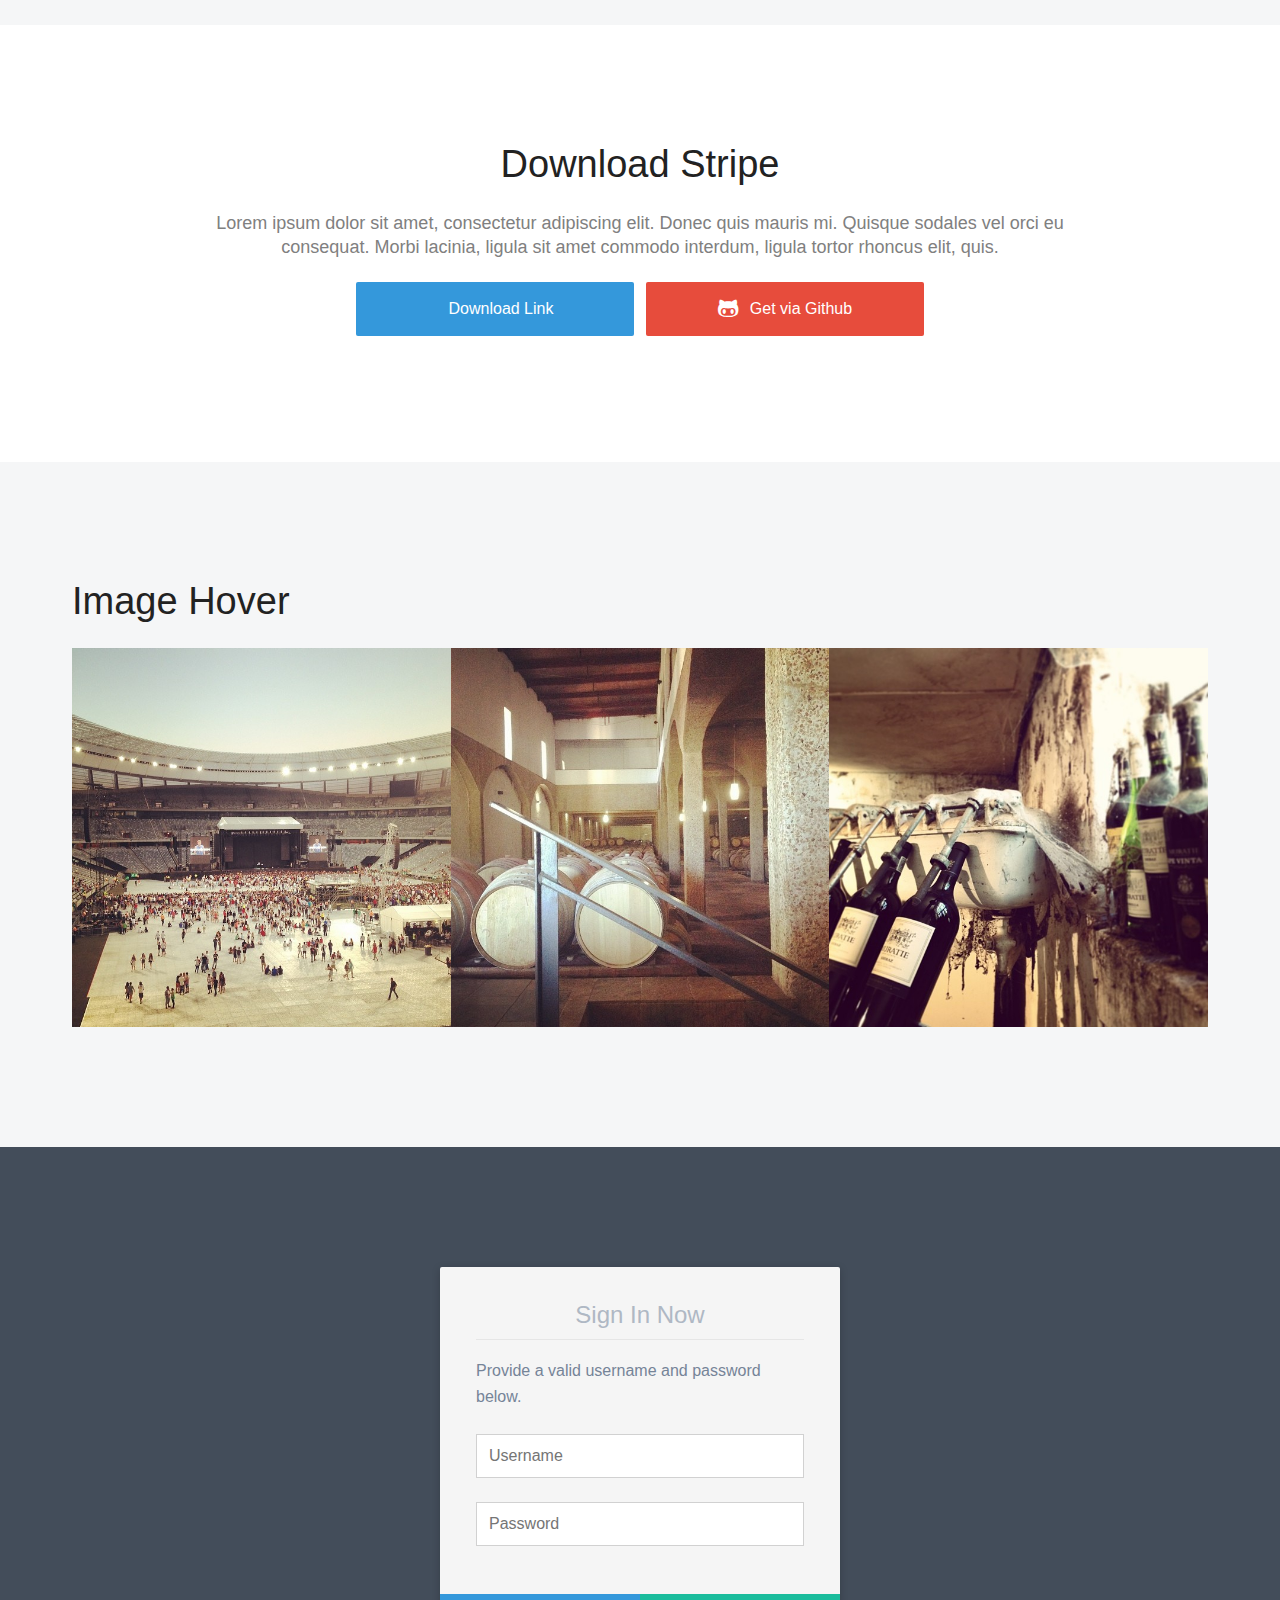
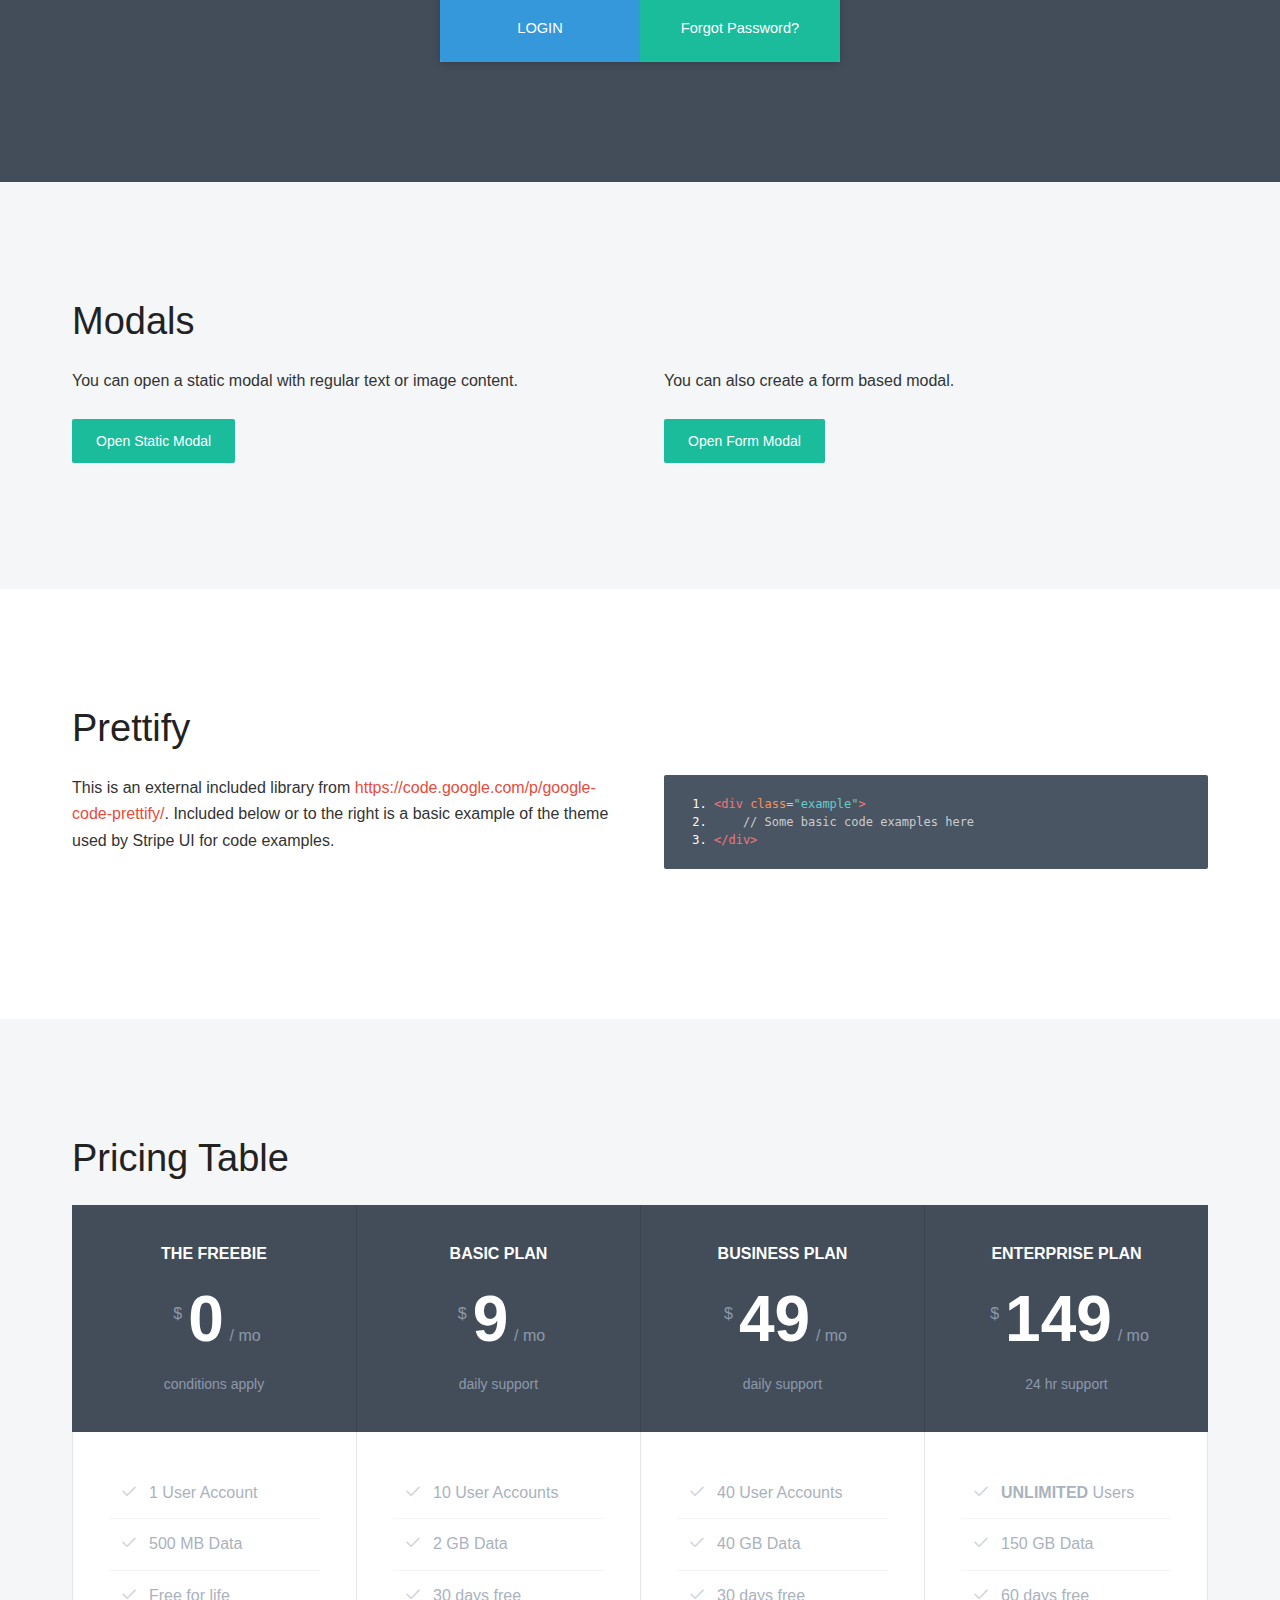
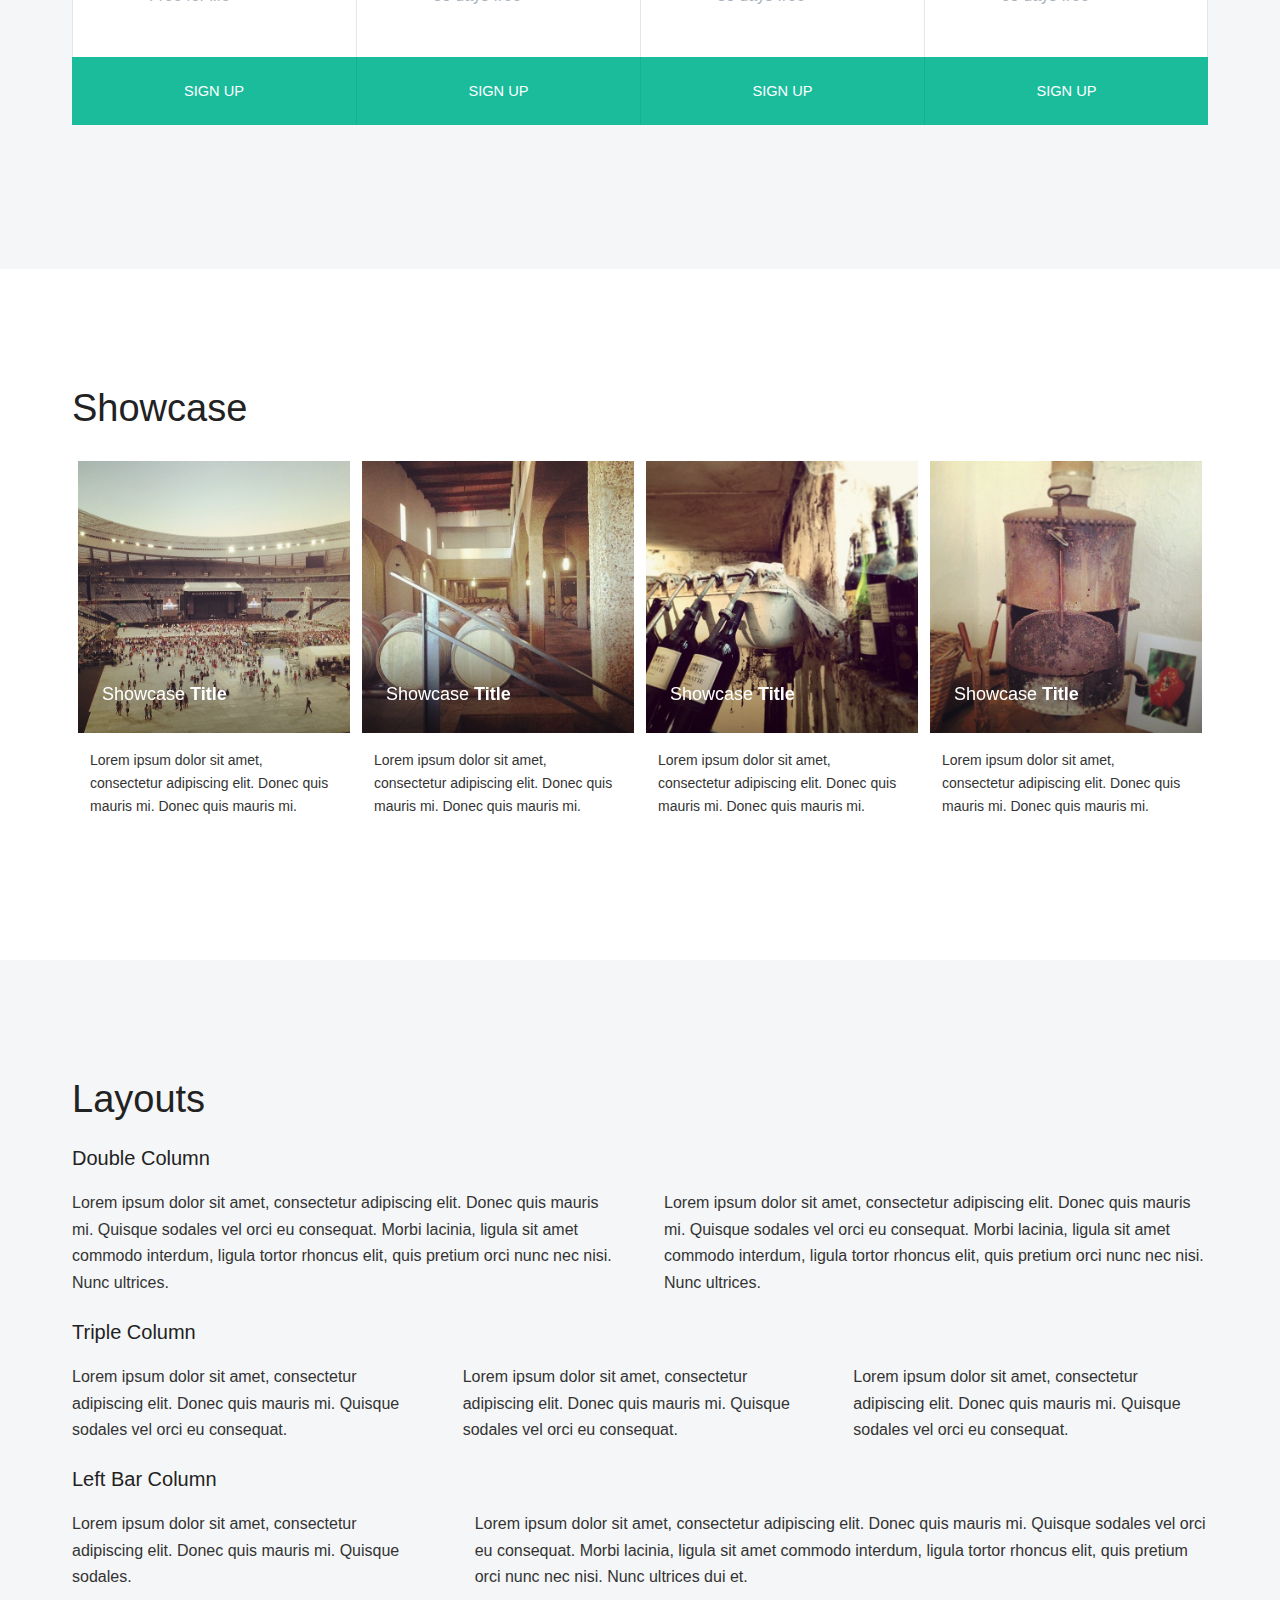
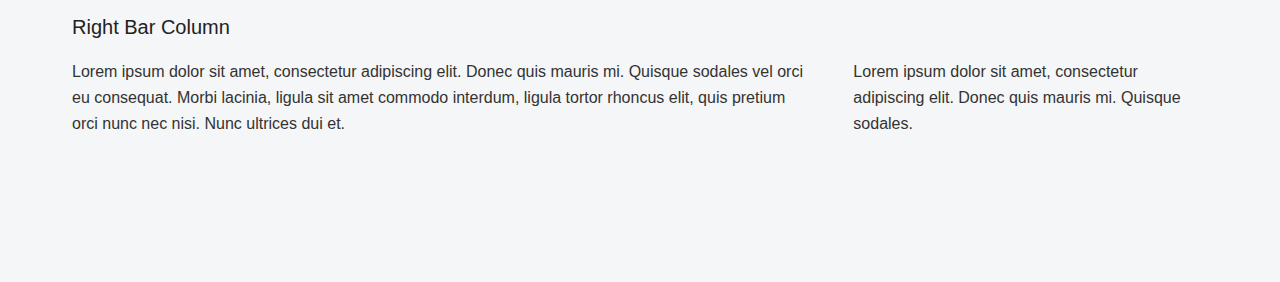
<file: project/ui/stripe/example.html>
<!DOCTYPE html>
<html>
<head>

	<!-- Meta setup -->
	<meta charset="utf-8">
	<meta name="viewport" content="width=device-width, initial-scale=1.0, maximum-scale=1.0, user-scalable=no, minimal-ui">

	<!-- Title -->
	<title>Stripe UI Kit</title>

	<!-- Include Webplate -->
	<script id="webplate-stack" src="../../../stack.js"></script>
    
</head>
<body style="display:none;" data-icon-font="icomoon" data-ui="stripe" class="invert">

	<!-- Navigation -->
	<a href="#" class="navigation-trigger icon-menu"></a>
	<nav class="absolute"><div class="contain">

		<ul class="navigation">
			<li>
				<a href="#">BASIC ELEMENTS<span class="icon-angle-down"></span></a>
				<ul>
					<li><a href="#stripe-buttons">Buttons</a></li>
					<li><a href="#stripe-inputs">Inputs</a></li>
					<li><a href="#stripe-layouts">Layouts</a></li>
					<li><a href="#stripe-lists">Lists</a></li>
					<li><a href="#stripe-tables">Tables</a></li>
					<li><a href="#stripe-text">Text</a></li>
				</ul>
			</li>
			<li>
				<a href="#">COMPONENTS<span class="icon-angle-down"></span></a>
				<ul>
					<li><a href="#stripe-code-reference">Code Reference</a></li>
					<li><a href="#stripe-download-stripe">Download Stripe</a></li>
					<li><a href="#stripe-image-hover">Image Hover</a></li>
					<li><a href="#stripe-login-block">Login Block</a></li>
					<li><a href="#stripe-modals">Modals</a></li>
					<li><a href="#stripe-prettify">Prettify</a></li>
					<li><a href="#stripe-pricing-table">Pricing Table</a></li>
					<li><a href="#stripe-showcase">Showcase</a></li>
				</ul>
			</li>
			<li><a href="../../../">GO BACK</a></li>
		</ul>

		<div class="logo-container"><a href="#" class="logo-line">STRIPE UI</a></div>

	</div></nav>

	<!-- Header -->
	<header class="stripe full">
		
		<div class="contain">

			<div class="text-center-tight"><div class="inner">
				
				<h2>A Fully Integrated UI Kit</h2>
				<h6>Stripe includes a variety of components from buttons, to inputs, to a full array of layouts designed for all basic websites</h6>

			</div></div>

			<a href="#" class="scroll-down icon-angle-down"></a>

		</div>

		<div class="bg-image"></div>

	</header>

	<!-- Basic elements -->
	<div class="stripe"><div class="contain">

		<h3>Basic Elements</h3>

		<div id="stripe-buttons">

			<div class="btn-examples">

				<button class="btn-control">Control Button</button>
				<button class="btn-download">Download Button</button>
				<button class="btn-error">Error Button</button>
				<button class="btn-info">Info Button</button>
				<button class="btn-link">Link Button</button>
				<button class="btn-primary">Primary Button</button>
				<button class="btn-success">Success Button</button>
				<button class="btn-warning">Warning Button</button>

			</div>

		</div>

		<div id="stripe-inputs" class="col-double">

			<div class="left">
				
				<div class="formplate">
				    <input type="text" placeholder="Text Input" name="text-input">
				</div>
				
				<div class="formplate">
					<textarea placeholder="Textarea"></textarea>
				</div>

			</div>

			<div class="right">
							
				<div class="col-double">

					<div class="left">

						<div class="formplate">
							<input type="checkbox" name="checkbox-1" value="checkbox-1" id="checkbox-1">
							<label for="checkbox-1">Checkbox 1</label>
						</div>
						<div class="formplate">
							<input type="checkbox" name="checkbox-2" value="checkbox-2" id="checkbox-2">
							<label for="checkbox-2">Checkbox 2</label>
						</div>
						<div class="formplate">
							<input type="checkbox" name="checkbox-3" value="checkbox-3" id="checkbox-3">
							<label for="checkbox-3">Checkbox 3</label>
						</div>
						<br>
						<div class="formplate">
							<select>
								<option value="1">Select Option 1</option>
								<option value="2">Select Option 2</option>
								<option value="3">Select Option 3</option>
							</select>
						</div>
						<br>

					</div>	

					<div class="right">

						<div class="formplate">
							<input type="radio" name="radio" value="radio-1" id="radio-1">
							<label for="radio-1">Radio 1</label>
						</div>
						<div class="formplate">
							<input type="radio" name="radio" value="radio-2" id="radio-2">
							<label for="radio-2">Radio 2</label>
						</div>
						<div class="formplate">
							<input type="radio" name="radio" value="radio-3" id="radio-3">
							<label for="radio-3">Radio 3</label>
						</div>
						<br>
						<div class="formplate">
							<input type="checkbox" name="toggler" value="toggler" class="toggler">
						</div>
						
					</div>

				</div>

			</div>

		</div>

		<div id="stripe-lists" class="col-triple">
			
			<div class="left">

				<ul class="content">
					<li>List item 1</li>
					<li>List item 2</li>
					<li>List item 3</li>
				</ul>

			</div>

			<div class="middle">

				<ol class="content">
					<li>Ordered list item 1</li>
					<li>Ordered list item 2</li>
					<li>Ordered list item 3</li>
				</ol>
				
			</div>

			<div class="right">

				<ul class="flat">
					<li>Flat list item 1</li>
					<li>Flat list item 2</li>
					<li>Flat list item 3</li>
				</ul>

			</div>

		</div>

		<div id="stripe-tables">

			<table class="first-blue">

				<thead>
					<tr>
						<th>First Blue</th>
						<th>Heading</th>
						<th>Heading</th>
					</tr>
				</thead>

				<tbody>
					<tr>
						<td>Table Cell</td>
						<td>Table Cell</td>
						<td>Table Cell</td>
					</tr>
					<tr>
						<td>Table Cell</td>
						<td>Table Cell</td>
						<td>Table Cell</td>
					</tr>
				</tbody>

			</table>

		</div>

		<div id="stripe-text">

			<h1>Heading 1</h1>
			<h2>Heading 2</h2>
			<h3>Heading 3</h3>
			<h4>Heading 4</h4>
			<h5>Heading 5</h5>
			<h6>Heading 6</h6>

			<p>Lorem ipsum dolor sit amet, consectetur <b>adipiscing</b> elit. Donec quis mauris mi. Quisque <i>sodales</i> vel orci eu consequat. Nunc vestibulum aliquet ornare. Quisque adipiscing ipsum at urna aliquet euismod. Mauris aliquam, nisl consectetur aliquam dictum, massa.</p>
			<p>Nunc vestibulum aliquet ornare. Quisque adipiscing ipsum at urna aliquet euismod. Mauris aliquam, nisl consectetur aliquam dictum, massa. Mauris aliquam, nisl consectetur aliquam dictum, massa. Lorem ipsum dolor sit amet, consectetur adipiscing elit. Donec quis mauris mi. Quisque sodales vel orci eu consequat. Nunc vestibulum aliquet ornare.</p>

			<blockquote>
				<p>Lorem ipsum dolor sit amet, consectetur adipiscing elit. Donec quis mauris mi. Quisque sodales vel orci eu <b>consequat</b>. Nunc vestibulum aliquet ornare. Quisque adipiscing ipsum at urna aliquet euismod. Mauris aliquam, nisl consectetur aliquam dictum, massa. Quisque sodales vel orci eu consequat.</p>
				<p>Nunc vestibulum aliquet ornare. Quisque adipiscing ipsum at urna aliquet euismod. Mauris aliquam, nisl consectetur aliquam dictum, massa. Mauris aliquam, nisl consectetur aliquam dictum, massa.</p>
			</blockquote>
			<p><a href="#">Some Cool Link</a></p>

		</div>

	</div></div>

	<!-- Code reference -->
	<div class="stripe code-reference" id="stripe-code-reference"><div class="contain">

		<h3>Code Reference</h3>

		<h5>$.code_reference(<i>$x</i>)</h5>
		<p>Lorem ipsum dolor sit amet, consectetur adipiscing elit. Donec quis mauris mi. Quisque sodales vel orci eu consequat.</p>

		<h5>$.another_reference(<i>$x</i>, <i>$y</i>)</h5>
		<p>Lorem ipsum dolor sit amet, consectetur adipiscing elit. Donec quis mauris mi. Quisque sodales vel orci eu consequat.</p>

	</div></div>

	<!-- Download stripe -->
	<div class="stripe" id="stripe-download-stripe"><div class="contain">

		<div class="download-stripe">

			<h3>Download Stripe</h3>
			<h6>Lorem ipsum dolor sit amet, consectetur adipiscing elit. Donec quis mauris mi. Quisque sodales vel orci eu consequat. Morbi lacinia, ligula sit amet commodo interdum, ligula tortor rhoncus elit, quis.</h6>
			<div class="left">
				<a href="#download-stripe" class="btn-download"><span class="icon-cloud-download2"></span>Download Link</a>
			</div>
			<div class="right">
				<a href="#download-stripe" class="btn-link"><span class="icon-github"></span>Get via Github</a>
			</div>

		</div>

	</div></div>

	<!-- Image hover -->
	<div class="stripe" id="stripe-image-hover"><div class="contain">

		<h3>Image Hover</h3>
		
		<a href="#image-hover" class="image-hover" data-wallpaper="img/image-1.jpg">
			<div class="text">
				<p><span class="title">Some Cool Heading</span>Here is some small additional text</p>
			</div>
		</a>
		
		<a href="#image-hover" class="image-hover" data-wallpaper="img/image-2.jpg">
			<div class="text">
				<p><span class="title">Some Cool Heading</span>Here is some small additional text</p>
			</div>
		</a>
		
		<a href="#image-hover" class="image-hover" data-wallpaper="img/image-3.jpg">
			<div class="text">
				<p><span class="title">Some Cool Heading</span>Here is some small additional text</p>
			</div>
		</a>

	</div></div>

	<!-- Login block -->
	<div class="stripe dark" id="stripe-login-block"><div class="contain">

		<div class="login-block">

			<div class="content">

				<h4>Sign In Now</h4>
				<p>Provide a valid username and password below.</p>

				<div class="formplate">
					<input type="text" name="username" placeholder="Username">
				</div>

				<div class="formplate">
					<input type="password" name="password" placeholder="Password">
				</div>

			</div>

			<div class="options">

				<button type="submit" class="btn-ok">LOGIN</button>
				<button class="btn-cancel">Forgot Password?</button>
	
			</div>

		</div>
		
	</div></div>

	<!-- Modals -->
	<div class="stripe" id="stripe-modals"><div class="contain col-double">

		<h3>Modals</h3>

		<div class="left">

			<p>You can open a static modal with regular text or image content.</p>
			<button class="modal-trigger btn-primary" data-modal-open="modal-static">Open Static Modal</button>

			<div class="modalplate" data-modal-id="modal-static">

				<a href="#" class="close icon-cross"></a>

				<div class="static">

					<h5>Static Modal</h5>

					<p>Lorem ipsum dolor sit amet, consectetur adipiscing elit. Donec quis mauris mi. Quisque sodales vel orci eu consequat. Morbi lacinia, ligula sit amet commodo interdum, ligula tortor rhoncus elit, quis pretium orci nunc nec nisi. Nunc ultrices dui et erat elementum, vel ultricies erat pellentesque. Sed pretium libero ullamcorper turpis malesuada pretium. Fusce vitae ultrices massa. Morbi mollis erat at urna imperdiet, sit amet malesuada lacus pulvinar.</p>
					
				</div>

			</div>

		</div>

		<div class="right">

			<p>You can also create a form based modal.</p>
			<button class="modal-trigger btn-primary" data-modal-open="modal-form">Open Form Modal</button>

			<div class="modalplate" data-modal-id="modal-form">

				<a href="#" class="close icon-cross"></a>

				<form method="post" action="#">

					<h5>Form Modal</h5>

					<label for="profile-pic">Profile Pic</label>
					<div class="input-outer">
						<input type="file" name="profile-pic" id="profile-pic">
					</div>

					<label for="name">Name</label>
					<div class="input-outer">
						<input type="text" name="name" id="name">
					</div>

					<label for="email">Email Address</label>
					<div class="input-outer">
						<input type="text" name="email" id="email">
					</div>

					<label for="password">Your Password</label>
					<div class="input-outer">
						<input type="password" name="password" id="password">
					</div>

					<div class="options">

						<button class="btn-cancel close">Cancel</button>
						<button type="submit" class="btn-ok">Submit</button>
			
					</div>
					
				</form>

			</div>

		</div>

	</div></div>

	<!-- Prettify -->
	<div class="stripe" id="stripe-prettify"><div class="contain col-double">

		<h3>Prettify</h3>

		<div class="left">

			<p>This is an external included library from <a href="https://code.google.com/p/google-code-prettify/" target="_blank">https://code.google.com/p/google-code-prettify/</a>. Included below or to the right is a basic example of the theme used by Stripe UI for code examples.</p>

		</div>
		<div class="right">

<pre class="prettyprint linenums showcase-code">
&lt;div class="example"&gt;
    // Some basic code examples here
&lt;/div&gt;
</pre>

		</div>

	</div></div>

	<!-- Pricing table -->
	<div class="stripe" id="stripe-pricing-table"><div class="contain">

		<h3>Pricing Table</h3>

		<div class="pricing-table">

			<div class="price-block">

				<div class="top">

					<p class="title">THE FREEBIE</p>
					<p class="price"><span class="currency">$</span>0 <span class="per-month">/ mo</span></p>
					<p class="sub">conditions apply</p>

				</div>
				<div class="bottom">

					<div class="line"><span class="icon-check"></span>1 User Account</div>
					<div class="line"><span class="icon-check"></span>500 MB Data</div>
					<div class="line"><span class="icon-check"></span>Free for life</div>

				</div>
				<a href="#" class="btn-signup">SIGN UP</a>

			</div>

			<div class="price-block">

				<div class="top">

					<p class="title">BASIC PLAN</p>
					<p class="price"><span class="currency">$</span>9 <span class="per-month">/ mo</span></p>
					<p class="sub">daily support</p>

				</div>
				<div class="bottom">

					<div class="line"><span class="icon-check"></span>10 User Accounts</div>
					<div class="line"><span class="icon-check"></span>2 GB Data</div>
					<div class="line"><span class="icon-check"></span>30 days free</div>

				</div>
				<a href="#" class="btn-signup">SIGN UP</a>

			</div>

			<div class="price-block">

				<div class="top">

					<p class="title">BUSINESS PLAN</p>
					<p class="price"><span class="currency">$</span>49 <span class="per-month">/ mo</span></p>
					<p class="sub">daily support</p>

				</div>
				<div class="bottom">

					<div class="line"><span class="icon-check"></span>40 User Accounts</div>
					<div class="line"><span class="icon-check"></span>40 GB Data</div>
					<div class="line"><span class="icon-check"></span>30 days free</div>

				</div>
				<a href="#" class="btn-signup">SIGN UP</a>

			</div>

			<div class="price-block">

				<div class="top">

					<p class="title">ENTERPRISE PLAN</p>
					<p class="price"><span class="currency">$</span>149 <span class="per-month">/ mo</span></p>
					<p class="sub">24 hr support</p>

				</div>
				<div class="bottom">

					<div class="line"><span class="icon-check"></span><b>UNLIMITED</b> Users</div>
					<div class="line"><span class="icon-check"></span>150 GB Data</div>
					<div class="line"><span class="icon-check"></span>60 days free</div>

				</div>
				<a href="#" class="btn-signup">SIGN UP</a>

			</div>

		</div>

	</div></div>

	<!-- Showcase -->
	<div class="stripe" id="stripe-showcase"><div class="contain">

		<h3>Showcase</h3>
		
		<div class="showcase-list">
	
			<a href="#" class="showcase">

				<div class="image" data-wallpaper="img/image-1.jpg">
					<div class="caption">
						<h6>Showcase <b>Title</b></h6>
						<p>This is a basic caption with extra text for descriptions</p>
					</div>
				</div>
				<div class="text">
					<p>Lorem ipsum dolor sit amet, consectetur adipiscing elit. Donec quis mauris mi. Donec quis mauris mi.</p>
				</div>

			</a>
	
			<a href="#" class="showcase">

				<div class="image" data-wallpaper="img/image-2.jpg">
					<div class="caption">
						<h6>Showcase <b>Title</b></h6>
						<p>This is a basic caption with extra text for descriptions</p>
					</div>
				</div>
				<div class="text">
					<p>Lorem ipsum dolor sit amet, consectetur adipiscing elit. Donec quis mauris mi. Donec quis mauris mi.</p>
				</div>

			</a>
	
			<a href="#" class="showcase">

				<div class="image" data-wallpaper="img/image-3.jpg">
					<div class="caption">
						<h6>Showcase <b>Title</b></h6>
						<p>This is a basic caption with extra text for descriptions</p>
					</div>
				</div>
				<div class="text">
					<p>Lorem ipsum dolor sit amet, consectetur adipiscing elit. Donec quis mauris mi. Donec quis mauris mi.</p>
				</div>

			</a>
	
			<a href="#" class="showcase">

				<div class="image" data-wallpaper="img/image-4.jpg">
					<div class="caption">
						<h6>Showcase <b>Title</b></h6>
						<p>This is a basic caption with extra text for descriptions</p>
					</div>
				</div>
				<div class="text">
					<p>Lorem ipsum dolor sit amet, consectetur adipiscing elit. Donec quis mauris mi. Donec quis mauris mi.</p>
				</div>

			</a>

		</div>

	</div></div>

	<!-- Layout -->
	<div class="stripe" id="stripe-layouts"><div class="contain">

		<h3>Layouts</h3>

		<div class="col-double">

			<h5>Double Column</h5>

			<div class="left"><p>Lorem ipsum dolor sit amet, consectetur adipiscing elit. Donec quis mauris mi. Quisque sodales vel orci eu consequat. Morbi lacinia, ligula sit amet commodo interdum, ligula tortor rhoncus elit, quis pretium orci nunc nec nisi. Nunc ultrices.</p></div>

			<div class="right"><p>Lorem ipsum dolor sit amet, consectetur adipiscing elit. Donec quis mauris mi. Quisque sodales vel orci eu consequat. Morbi lacinia, ligula sit amet commodo interdum, ligula tortor rhoncus elit, quis pretium orci nunc nec nisi. Nunc ultrices.</p></div>

		</div>

		<div class="col-triple">

			<h5>Triple Column</h5>

			<div class="left"><p>Lorem ipsum dolor sit amet, consectetur adipiscing elit. Donec quis mauris mi. Quisque sodales vel orci eu consequat.</p></div>

			<div class="middle"><p>Lorem ipsum dolor sit amet, consectetur adipiscing elit. Donec quis mauris mi. Quisque sodales vel orci eu consequat.</p></div>

			<div class="right"><p>Lorem ipsum dolor sit amet, consectetur adipiscing elit. Donec quis mauris mi. Quisque sodales vel orci eu consequat.</p></div>

		</div>

		<div class="col-left-bar">

			<h5>Left Bar Column</h5>

			<div class="left"><p>Lorem ipsum dolor sit amet, consectetur adipiscing elit. Donec quis mauris mi. Quisque sodales.</p></div>

			<div class="right"><p>Lorem ipsum dolor sit amet, consectetur adipiscing elit. Donec quis mauris mi. Quisque sodales vel orci eu consequat. Morbi lacinia, ligula sit amet commodo interdum, ligula tortor rhoncus elit, quis pretium orci nunc nec nisi. Nunc ultrices dui et.</p></div>

		</div>

		<div class="col-right-bar">

			<h5>Right Bar Column</h5>

			<div class="left"><p>Lorem ipsum dolor sit amet, consectetur adipiscing elit. Donec quis mauris mi. Quisque sodales vel orci eu consequat. Morbi lacinia, ligula sit amet commodo interdum, ligula tortor rhoncus elit, quis pretium orci nunc nec nisi. Nunc ultrices dui et.</p></div>

			<div class="right"><p>Lorem ipsum dolor sit amet, consectetur adipiscing elit. Donec quis mauris mi. Quisque sodales.</p></div>

		</div>

	</div></div>

</body>
</html>
</file>
<file: project/icon-font/icomoon/demo-files/demo.css>
body {
	padding: 0;
	margin: 0;
	font-family: sans-serif;
	font-size: 1em;
	line-height: 1.5;
	color: #555;
	background: #fff;
}
h1 {
	font-size: 1.5em;
	font-weight: normal;
}
small {
	font-size: .66666667em;
}
a {
	color: #e74c3c;
	text-decoration: none;
}
a:hover, a:focus {
	box-shadow: 0 1px #e74c3c;
}
.bshadow0, input {
	box-shadow: inset 0 -2px #e7e7e7;
}
input:hover {
	box-shadow: inset 0 -2px #ccc;
}
input, fieldset {
	font-size: 1em;
	margin: 0;
	padding: 0;
	border: 0;
}
input {
	color: inherit;
	line-height: 1.5;
	height: 1.5em;
	padding: .25em 0;
}
input:focus {
	outline: none;
	box-shadow: inset 0 -2px #449fdb;
}
.glyph {
	font-size: 16px;
	width: 15em;
	padding-bottom: 1em;
	margin-right: 4em;
	margin-bottom: 1em;
	float: left;
	overflow: hidden;
}
.liga {
	width: 80%;
	width: calc(100% - 2.5em);
}
.talign-right {
	text-align: right;
}
.talign-center {
	text-align: center;
}
.bgc1 {
	background: #f1f1f1;
}
.fgc1 {
	color: #999;
}
.fgc0 {
	color: #000;
}
p {
	margin-top: 1em;
	margin-bottom: 1em;
}
.mvm {
	margin-top: .75em;
	margin-bottom: .75em;
}
.mtn {
	margin-top: 0;
}
.mtl, .mal {
	margin-top: 1.5em;
}
.mbl, .mal {
	margin-bottom: 1.5em;
}
.mal, .mhl {
	margin-left: 1.5em;
	margin-right: 1.5em;
}
.mhmm {
	margin-left: 1em;
	margin-right: 1em;
}
.mls {
	margin-left: .25em;
}
.ptl {
	padding-top: 1.5em;
}
.pbs, .pvs {
	padding-bottom: .25em;
}
.pvs, .pts {
	padding-top: .25em;
}
.clearfix {
	zoom: 1;
}
.unit {
	float: left;
}
.unitRight {
	float: right;
}
.size1of2 {
	width: 50%;
}
.size1of1 {
	width: 100%;
}
.clearfix:before, .clearfix:after {
	content: " ";
	display: table;
}
.clearfix:after {
	clear: both;
}
.hidden-true {
	display: none;
}
.textbox0 {
	width: 3em;
	background: #f1f1f1;
	padding: .25em .5em;
	line-height: 1.5;
	height: 1.5em;
}
#testDrive {
	padding-top: 24px;
	line-height: 1.5;
}
.fs0 {
	font-size: 16px;
}
.fs1 {
	font-size: 24px;
}
.fs2 {
	font-size: 32px;
}
.fs3 {
	font-size: 28px;
}
.fs4 {
	font-size: 32px;
}
</file>
<file: project/icon-font/icomoon/style.css>
@font-face {
	font-family: 'icomoon';
	src:url('fonts/icomoon.eot?-l8rrw');
	src:url('fonts/icomoon.eot?#iefix-l8rrw') format('embedded-opentype'),
		url('fonts/icomoon.woff?-l8rrw') format('woff'),
		url('fonts/icomoon.ttf?-l8rrw') format('truetype'),
		url('fonts/icomoon.svg?-l8rrw#icomoon') format('svg');
	font-weight: normal;
	font-style: normal;
}

[class^="icon-"], [class*=" icon-"] {
	font-family: 'icomoon';
	speak: none;
	font-style: normal;
	font-weight: normal;
	font-variant: normal;
	text-transform: none;
	line-height: 1;

	/* Better Font Rendering =========== */
	-webkit-font-smoothing: antialiased;
	-moz-osx-font-smoothing: grayscale;
}

.icon-cog:before {
	content: "\e023";
}
.icon-search:before {
	content: "\e036";
}
.icon-circle-plus:before {
	content: "\e040";
}
.icon-circle-minus:before {
	content: "\e041";
}
.icon-location-2:before {
	content: "\e071";
}
.icon-head:before {
	content: "\e074";
}
.icon-arrow-left:before {
	content: "\e094";
}
.icon-arrow-right:before {
	content: "\e095";
}
.icon-arrow-up:before {
	content: "\e096";
}
.icon-arrow-down:before {
	content: "\e097";
}
.icon-plus:before {
	content: "\e114";
}
.icon-minus:before {
	content: "\e115";
}
.icon-check:before {
	content: "\e116";
}
.icon-cross:before {
	content: "\e117";
}
.icon-menu:before {
	content: "\e120";
}
.icon-inbox:before {
	content: "\e122";
}
.icon-envelope:before {
	content: "\e616";
}
.icon-search2:before {
	content: "\e600";
}
.icon-star:before {
	content: "\e601";
}
.icon-star-empty:before {
	content: "\e602";
}
.icon-check2:before {
	content: "\e603";
}
.icon-times:before {
	content: "\e604";
}
.icon-gear:before {
	content: "\e605";
}
.icon-picture-o:before {
	content: "\e606";
}
.icon-calendar:before {
	content: "\e607";
}
.icon-chevron-down:before {
	content: "\e608";
}
.icon-twitter:before {
	content: "\e609";
}
.icon-facebook:before {
	content: "\e60a";
}
.icon-google-plus:before {
	content: "\e60c";
}
.icon-angle-left:before {
	content: "\e60d";
}
.icon-angle-right:before {
	content: "\e60e";
}
.icon-angle-up:before {
	content: "\e60f";
}
.icon-angle-down:before {
	content: "\e610";
}
.icon-github:before {
	content: "\e611";
}
.icon-code:before {
	content: "\e612";
}
.icon-star-half-empty:before {
	content: "\e613";
}
.icon-ellipsis-h:before {
	content: "\e614";
}
.icon-ellipsis-v:before {
	content: "\e615";
}
.icon-menu-bold:before {
	content: "\e6b8";
}
.icon-cloud-download:before {
	content: "\e617";
}
.icon-share:before {
	content: "\e75e";
}
.icon-feed:before {
	content: "\e770";
}
.icon-youtube:before {
	content: "\e773";
}
.icon-vimeo:before {
	content: "\e775";
}
.icon-flickr:before {
	content: "\e779";
}
.icon-dribbble:before {
	content: "\e77f";
}
.icon-github-logo:before {
	content: "\e78a";
}
</file>
